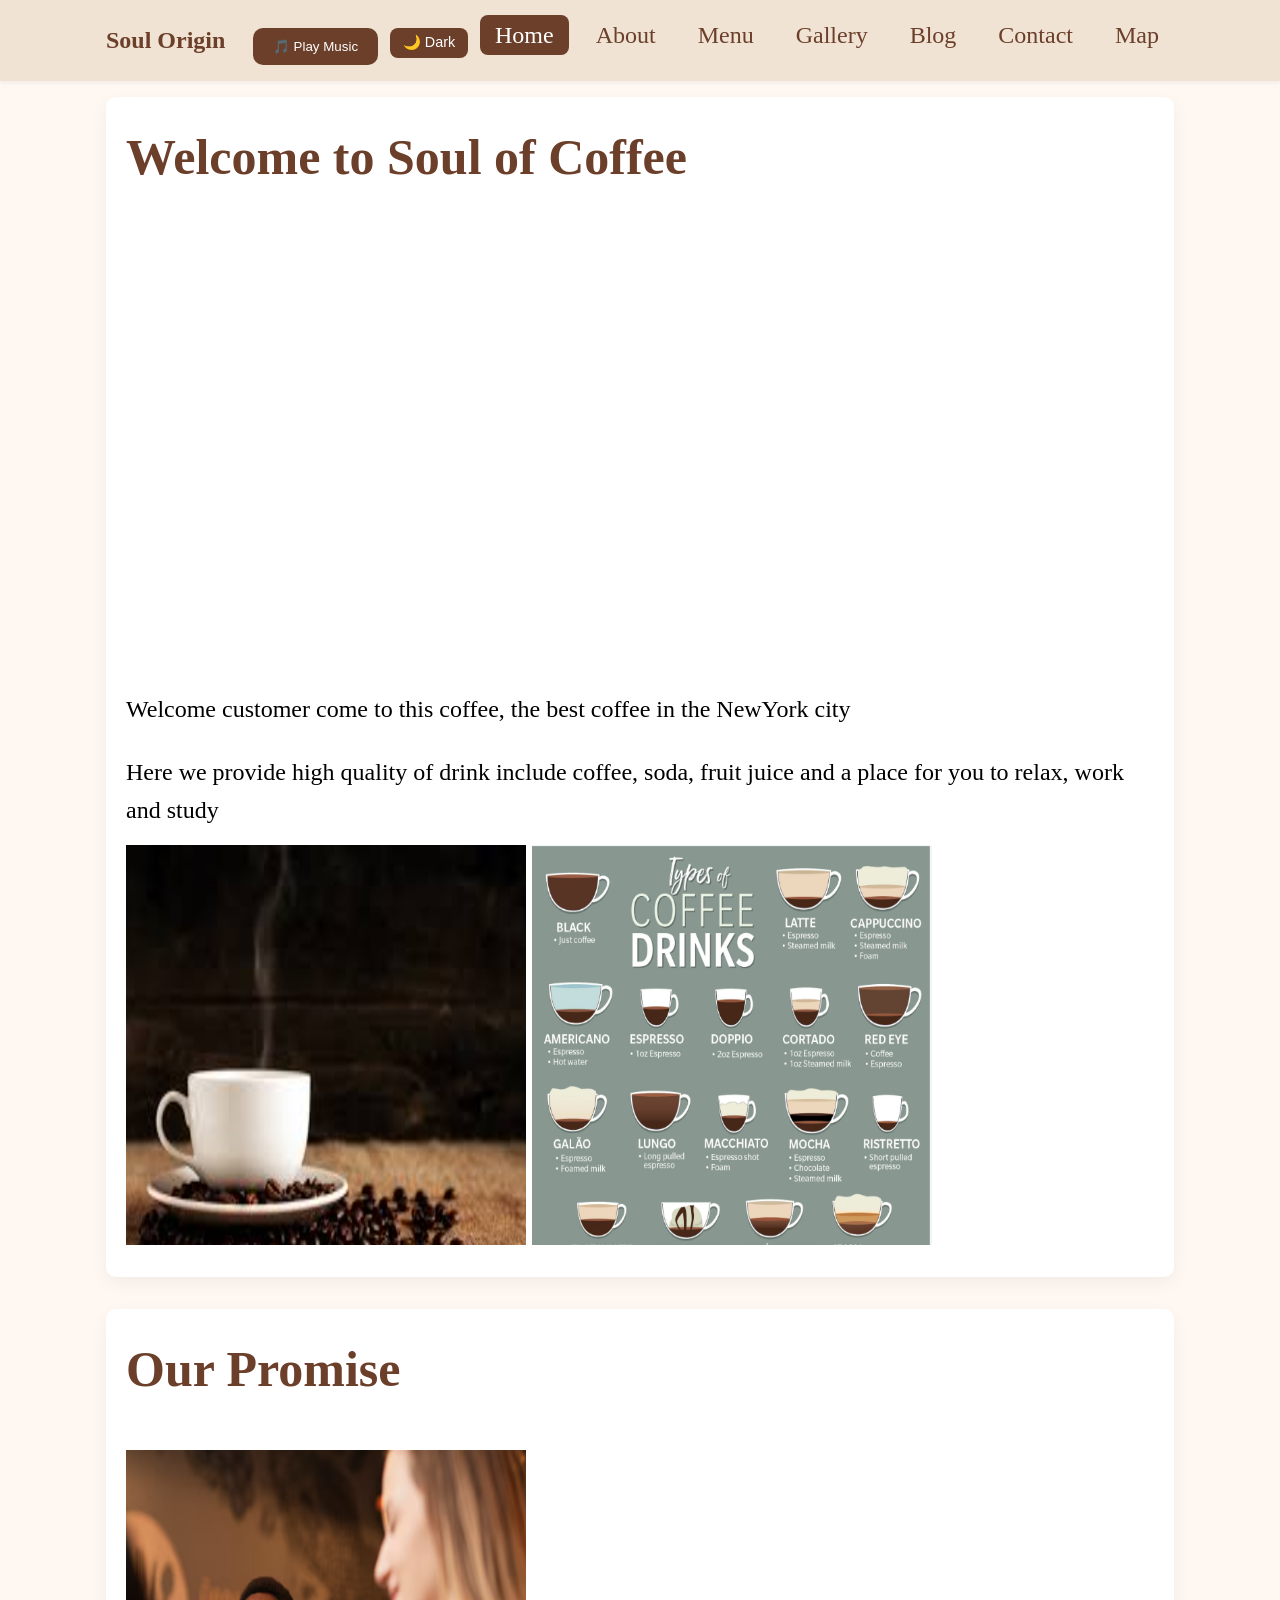
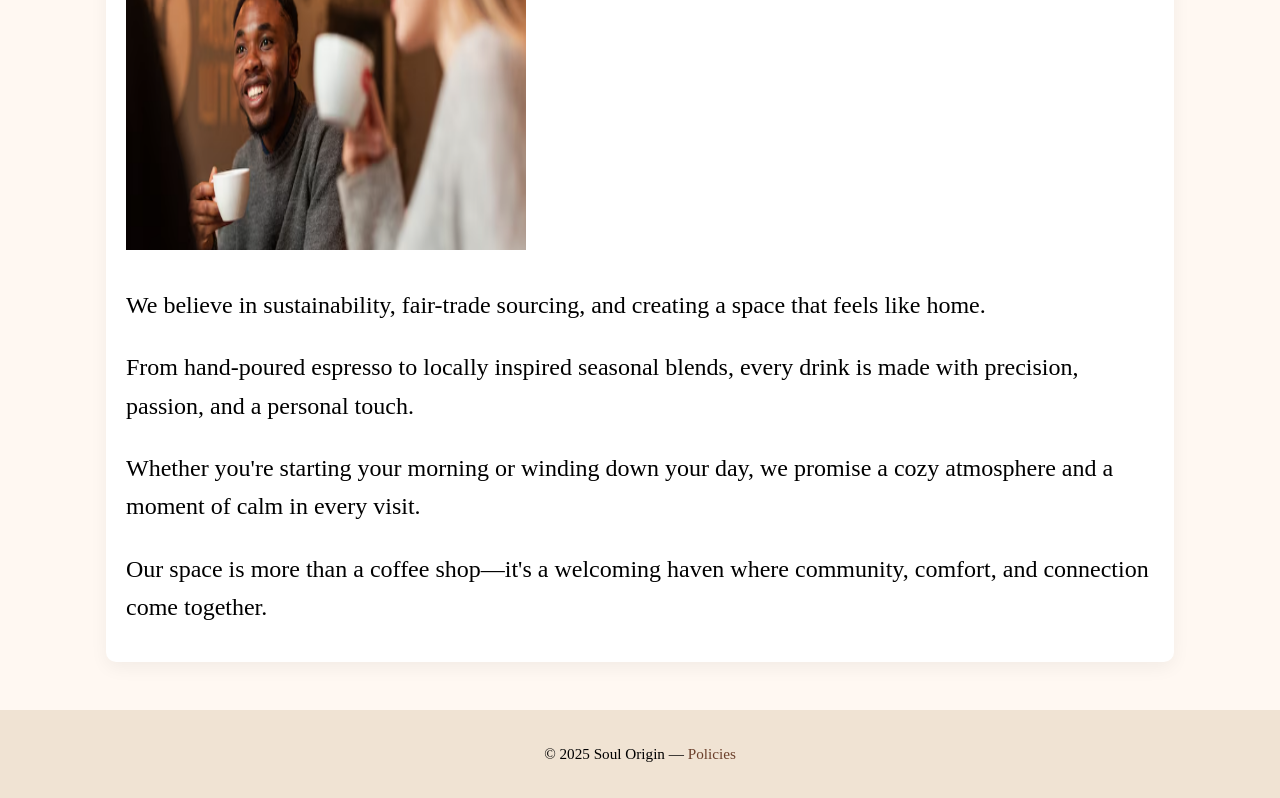
<file: assign/index.html>
<!DOCTYPE html>
<html lang="en">
<head>
  <title>Soul Origin</title>
  <link rel="stylesheet" href="asset/style.css" />
</head>

<body>
  <header class="site-header">
    <div class="top">
      <a href="index.html" class="brand">Soul Origin</a>
      <nav>
        <ul>
          <li><button id="musicBtn">🎵 Play Music</button></li>
          <li><button id="themeToggle">🌙 Dark</button></li>
          <li><a href="index.html" aria-current="page">Home</a></li>
          <li><a href="about.html">About</a></li>
          <li><a href="menu.html">Menu</a></li>
          <li><a href="gallery.html">Gallery</a></li>
          <li><a href="blog.html">Blog</a></li>
          <li><a href="contact.html">Contact</a></li>
          <li><a href="map.html">Map</a></li>
        </ul>
      </nav>
    </div>
  </header>

  <main class="container">
    <section class="card">
      <h1>Welcome to Soul of Coffee</h1>
      <iframe src="https://www.youtube.com/embed/PbbyOaYDYDA" width="100%" height="400" style="border:0;" loading="lazy"></iframe>
      <p>Welcome customer come to this coffee, the best coffee in the NewYork city</p>
      <p>Here we provide high quality of drink include coffee, soda, fruit juice and a place for you to relax, work and study</p>
      <img src="asset/menu1.png" alt="menu art" style="width: 400px;height: 400px;">
      <img src="asset/mennu 2.png" alt="menu art" style="width: 400px;height: 400px;">
    </section>

    <section class="card">
      <h2>Our Promise</h2>
      <img src="asset/promise.png" alt="menu art" style="width: 400px;height: 400px;">
      <p>We believe in sustainability, fair-trade sourcing, and creating a space that feels like home.</p>
      <p>From hand-poured espresso to locally inspired seasonal blends, every drink is made with precision, passion, and a personal touch.</p>
      <p>Whether you're starting your morning or winding down your day, we promise a cozy atmosphere and a moment of calm in every visit.</p>
      <p>Our space is more than a coffee shop—it's a welcoming haven where community, comfort, and connection come together.</p>
    </section>
  </main>

  <footer class="site-footer">
    <p>&copy; 2025 Soul Origin — <a href="policy.html">Policies</a></p>
  </footer>

  <!-- Background music -->
  <audio id="bgMusic" loop>
    <source src="asset/Dark Souls III OST 1 - Main Theme.mp3" type="audio/mpeg">
    Your browser does not support the audio element.
  </audio>

  <script>
    const btn = document.getElementById("themeToggle");
    const body = document.body;
    const musicBtn = document.getElementById("musicBtn");
    const music = document.getElementById("bgMusic");
    let playing = false;

    // Dark/Light theme toggle
    if (localStorage.getItem("theme") === "dark") {
      body.classList.add("dark");
      btn.textContent = "☀️ Light";
    }

    btn.onclick = () => {
      body.classList.toggle("dark");
      const isDark = body.classList.contains("dark");
      localStorage.setItem("theme", isDark ? "dark" : "light");
      btn.textContent = isDark ? "☀️ Light" : "🌙 Dark";
    };

    // Music play/pause
    musicBtn.onclick = () => {
      if (!playing) {
        music.play();
        musicBtn.textContent = "⏸️ Pause Music";
      } else {
        music.pause();
        musicBtn.textContent = "🎵 Play Music";
      }
      playing = !playing;
    };
  </script>
</body>
</html>
</file>
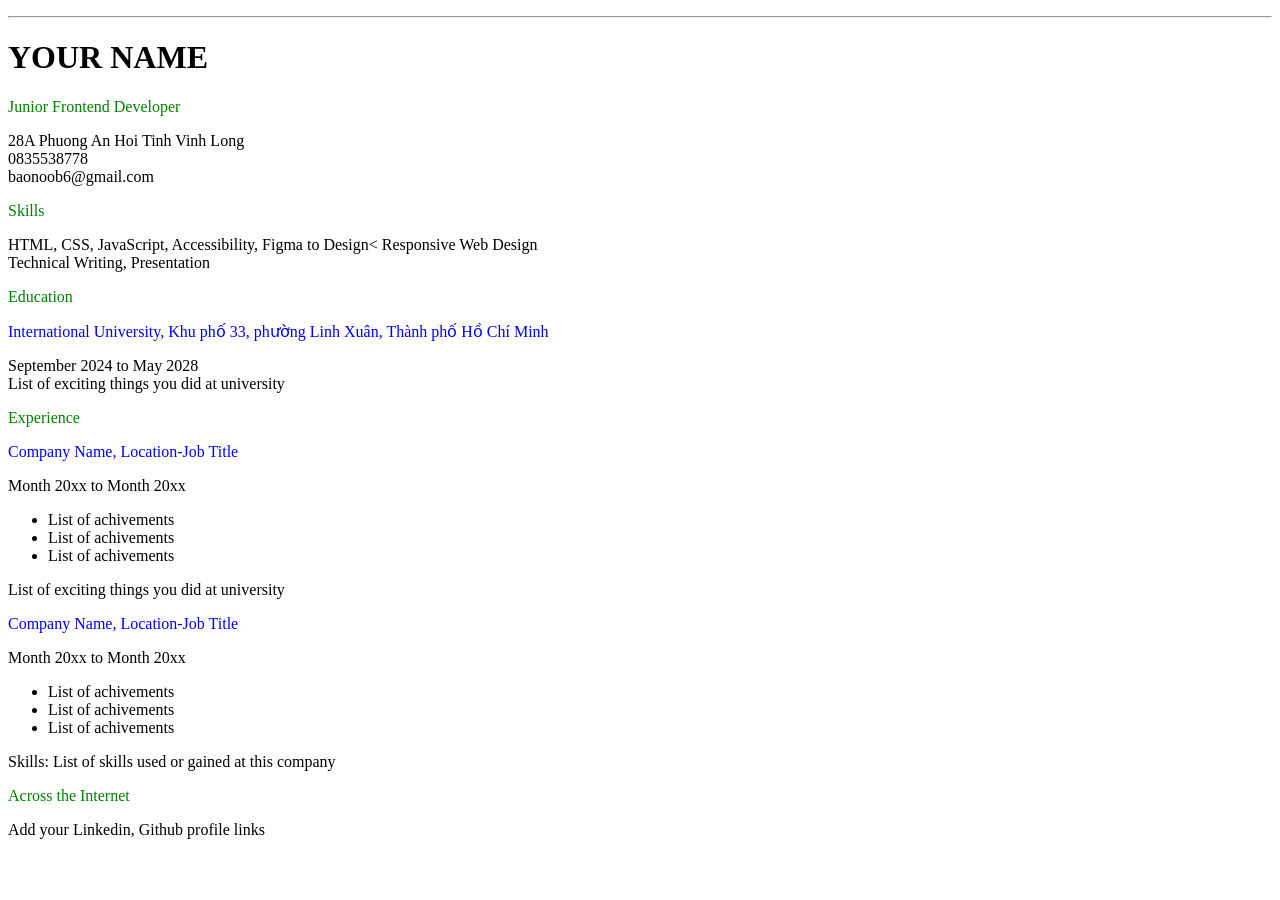
<file: q1/index.html>
<!DOCTYPE html>
<html>
<head>
<title></title>
</head>
<body>
<p><HR></p>
<h1>YOUR NAME</h1>
<p style="color:green">Junior Frontend Developer</p>
<p>28A Phuong An Hoi Tinh Vinh Long<BR>
0835538778<BR>
baonoob6@gmail.com</p>
<p style="color:green">Skills</p>
<p>HTML, CSS, JavaScript, Accessibility, Figma to Design< Responsive Web Design<BR>
Technical Writing, Presentation</p>
<p style="color:green">Education</p>
<p style="color:blue">International University, Khu phố 33, phường Linh Xuân, Thành phố Hồ Chí Minh</p>
<p>September 2024 to May 2028<BR>
List of exciting things you did at university</p>
<p style="color:green">Experience</p>
<p style="color:blue">Company Name, Location-Job Title</p>
<p>Month 20xx to Month 20xx
<ul>
<li>List of achivements</li>
<li>List of achivements</li>
<li>List of achivements</li>
</ul>
List of exciting things you did at university</p>
<p style="color:blue">Company Name, Location-Job Title</p>
<p>Month 20xx to Month 20xx
<ul>
<li>List of achivements</li>
<li>List of achivements</li>
<li>List of achivements</li>
</ul>
Skills: List of skills used or gained at this company</P>
<p style="color:green">Across the Internet</p>
<p>Add your Linkedin, Github profile links</p>
</file>
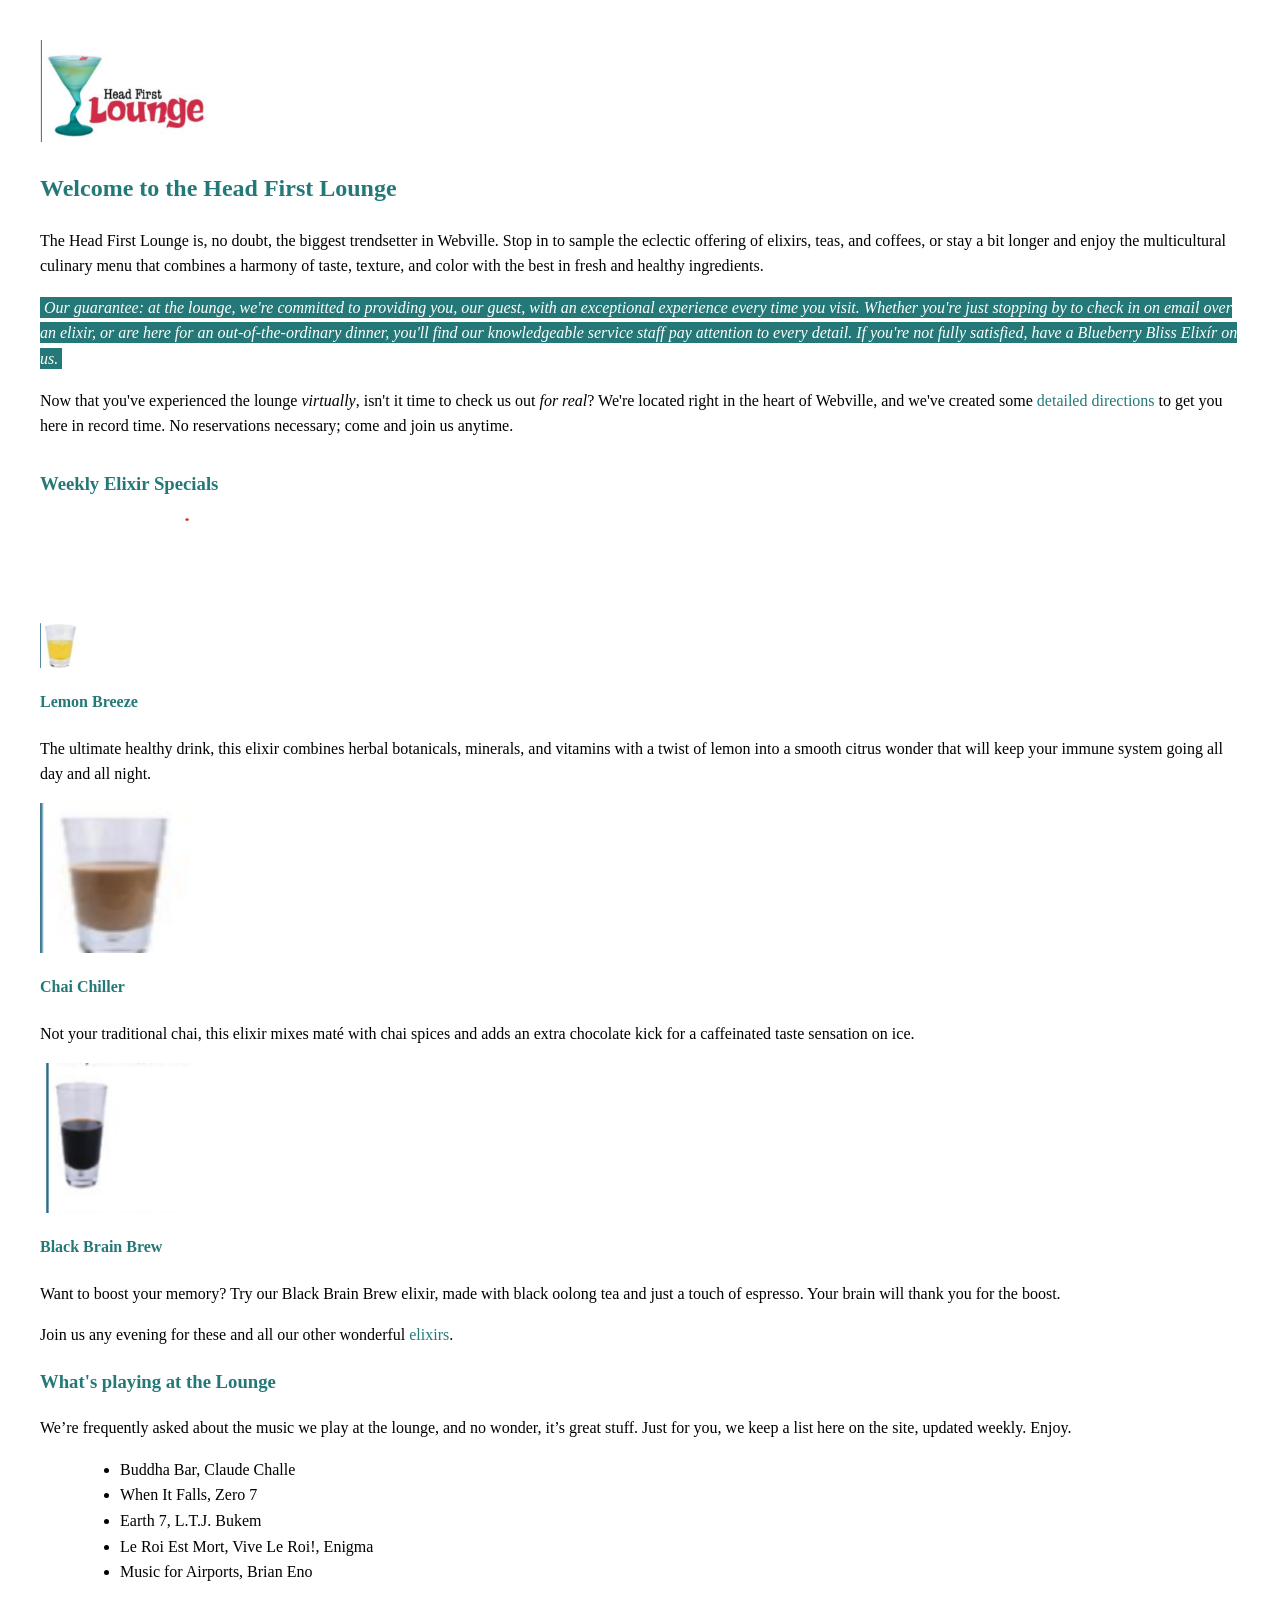
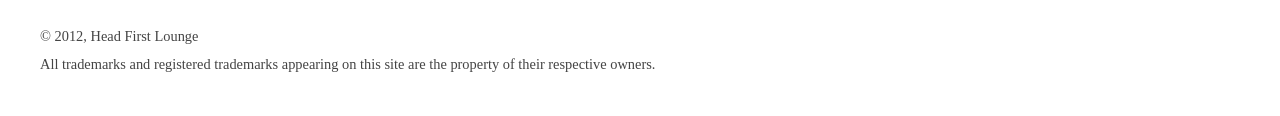
<file: q3/index.html>
<!DOCTYPE html>
<html lang="en">
<head>
    <meta charset="UTF-8">
    <meta name="viewport" content="width=device-width, initial-scale=1.0">
    <title>Head First Lounge</title>
    <style>
        body {
            font-family: 'Times New Roman', Times, serif;
            margin: 40px;
            line-height: 1.6;
        }

        h2, h3, h4 {
            color: #247978;
        }

        a {
            color: #247978;
            text-decoration: none;
        }

        a:hover {
            text-decoration: underline;
        }

        em {
            background-color: #247978;
            color: white;
            padding: 2px 4px;
        }

        .elixir-section {
            margin-top: 30px;
        }

        img.elixir {
            width: 150px;
            height: 150px;
            display: block;        
            margin: 10px 0;        
        }

        .music-section ul {
            list-style-type: disc;
            margin-left: 40px;
        }

        footer {
            margin-top: 40px;
            font-size: 0.9em;
            color: #444;
        }

        footer p {
            margin: 5px 0;
        }
    </style>
</head>
<body>

    <img src="tittle.png" alt="Head First Lounge Title" width="200"><br>

    <h2 style="color:#247978;">Welcome to the Head First Lounge</h2>

    <p>
        The Head First Lounge is, no doubt, the biggest trendsetter in Webville. Stop in to sample the eclectic offering of elixirs, teas, and coffees, 
        or stay a bit longer and enjoy the multicultural culinary menu that combines a harmony of taste, texture, and color with the best in fresh and healthy ingredients.
    </p>

    <p>
        <em>
            Our guarantee: at the lounge, we're committed to providing you, our guest, with an exceptional experience every time you visit. Whether you're just stopping by to check in on email over an elixir, or are here for an out-of-the-ordinary dinner, you'll find our knowledgeable service staff pay attention to every detail. 
            If you're not fully satisfied, have a Blueberry Bliss Elixír on us.
        </em>
    </p>

    <p>
        Now that you've experienced the lounge <i>virtually</i>, isn't it time to check us out <i>for real</i>? 
        We're located right in the heart of Webville, and we've created some 
        <a href="#">detailed directions</a> 
        to get you here in record time. 
        No reservations necessary; come and join us anytime.
    </p>

    <div class="elixir-section">
        <h3>Weekly Elixir Specials</h3>

        <!-- Lemon Breeze -->
        <img src="lemonbreeze.png" alt="Lemon Breeze" class="elixir">
        <h4>Lemon Breeze</h4>
        <p>
            The ultimate healthy drink, this elixir combines herbal botanicals, minerals, and vitamins with a twist of lemon 
            into a smooth citrus wonder that will keep your immune system going all day and all night.
        </p>

        <!-- Chai Chiller -->
        <img src="coffee.png" alt="Chai Chiller" class="elixir">
        <h4>Chai Chiller</h4>
        <p>
            Not your traditional chai, this elixir mixes maté with chai spices and adds an extra chocolate kick 
            for a caffeinated taste sensation on ice.
        </p>

        <!-- Black Brain Brew -->
        <img src="black.png" alt="Black Brain Brew" class="elixir">
        <h4>Black Brain Brew</h4>
        <p>
            Want to boost your memory? Try our Black Brain Brew elixir, made with black oolong tea and just a touch of espresso. 
            Your brain will thank you for the boost.
        </p>

        <p>
            Join us any evening for these and all our other wonderful <a href="#">elixirs</a>.
        </p>
    </div>

    <div class="music-section">
        <h3>What's playing at the Lounge</h3>
        <p>
            We’re frequently asked about the music we play at the lounge, and no wonder, it’s great stuff. 
            Just for you, we keep a list here on the site, updated weekly. Enjoy.
        </p>
        <ul>
            <li>Buddha Bar, Claude Challe</li>
            <li>When It Falls, Zero 7</li>
            <li>Earth 7, L.T.J. Bukem</li>
            <li>Le Roi Est Mort, Vive Le Roi!, Enigma</li>
            <li>Music for Airports, Brian Eno</li>
        </ul>
    </div>

    <footer>
        <p>© 2012, Head First Lounge</p>
        <p>All trademarks and registered trademarks appearing on this site are the property of their respective owners.</p>
    </footer>
</body>
</html>
</file>
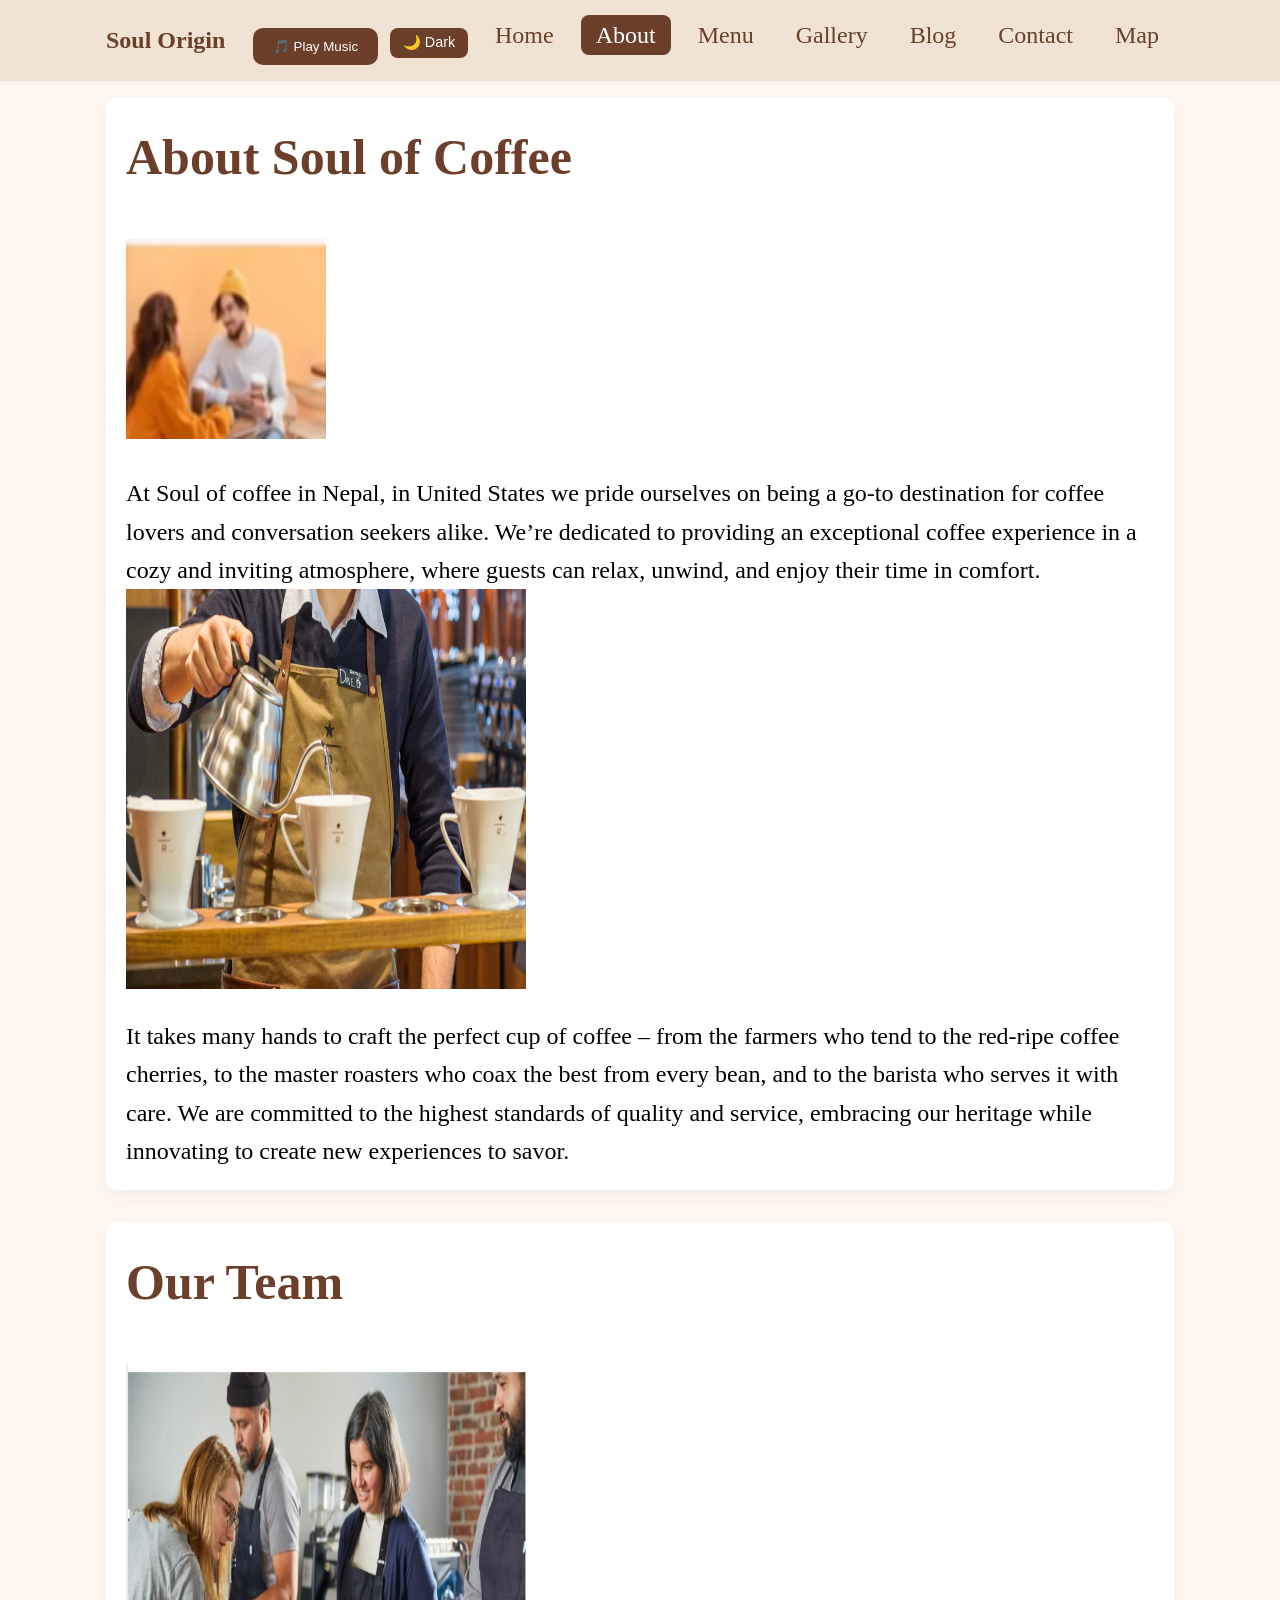
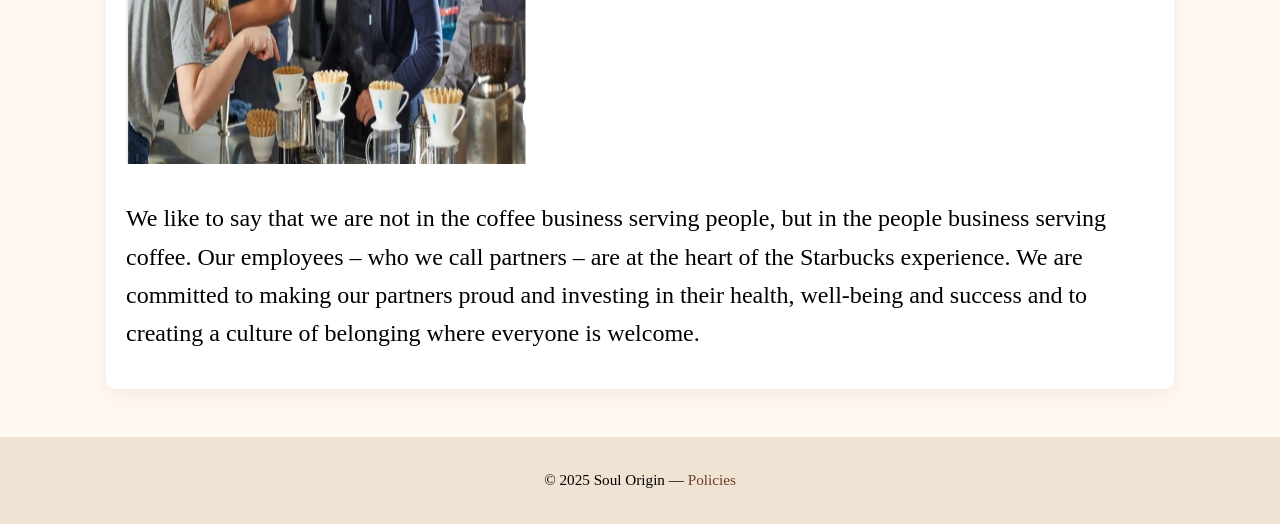
<file: assign/about.html>
<!DOCTYPE html>
<html lang="en">
<head>
  <title>About Us - Soul Origin</title>
  <link rel="stylesheet" href="asset/style.css"/>
</head>
<body>
  <header class="site-header">
    <div class="top">
      <a href="index.html" class="brand">Soul Origin</a>
      <nav>
        <ul>
          <li><button id="musicBtn">🎵 Play Music</button></li>
          <li><button id="themeToggle">🌙 Dark</button></li>
          <li><a href="index.html">Home</a></li>
          <li><a href="about.html" aria-current="page">About</a></li>
          <li><a href="menu.html">Menu</a></li>
          <li><a href="gallery.html">Gallery</a></li>
          <li><a href="blog.html">Blog</a></li>
          <li><a href="contact.html">Contact</a></li>
          <li><a href="map.html">Map</a></li>
        </ul>
      </nav>
    </div>
  </header>

  <main class="container">
    <section class="card">
      <h1>About Soul of Coffee</h1>
      <img src="asset/about.png" alt="menu art" style="width: 200px;height: 200px;">
      <p> At Soul of coffee in Nepal, in United States we pride ourselves on being a go-to destination for coffee lovers and conversation seekers alike. We’re dedicated to providing an exceptional coffee experience in a cozy and inviting atmosphere, where guests can relax, unwind, and enjoy their time in comfort.<BR>
        <img src="asset/about2.png" alt="menu art" style="width: 400px;height: 400px;">
      </p>It takes many hands to craft the perfect cup of coffee – from the farmers who tend to the red-ripe coffee cherries, to the master roasters who coax the best from every bean, and to the barista who serves it with care. We are committed to the highest standards of quality and service, embracing our heritage while innovating to create new experiences to savor.
      </section>


    <section class="card">
      <h2>Our Team</h2>
      <img src="asset/ourteam.png" alt="menu art" style="width: 400px;height: 400px;">
      <p>We like to say that we are not in the coffee business serving people, but in the people business serving coffee. Our employees – who we call partners – are at the heart of the Starbucks experience. We are committed to making our partners proud and investing in their health, well-being and success and to creating a culture of belonging where everyone is welcome.</p>
    </section>
  </main>

  <footer class="site-footer">
    <p>&copy; 2025 Soul Origin — <a href="policy.html">Policies</a></p>
  </footer>
</body>
  <audio id="bgMusic" loop>
    <source src="asset/Dark Souls III OST 1 - Main Theme.mp3" type="audio/mpeg">
    Your browser does not support the audio element.
  </audio>
<script>
    const btn = document.getElementById("themeToggle");
    const body = document.body;
    const musicBtn = document.getElementById("musicBtn");
    const music = document.getElementById("bgMusic");
    let playing = false;

  
    if (localStorage.getItem("theme") === "dark") {
      body.classList.add("dark");
      btn.textContent = "☀️ Light";
    }

    btn.onclick = () => {
      body.classList.toggle("dark");
      const isDark = body.classList.contains("dark");
      localStorage.setItem("theme", isDark ? "dark" : "light");
      btn.textContent = isDark ? "☀️ Light" : "🌙 Dark";
    }
    musicBtn.onclick = () => {
      if (!playing) {
    music.play();
    musicBtn.textContent = "⏸️ Pause Music";
      } else {
    music.pause();
    musicBtn.textContent = "🎵 Play Music";
      }
    playing = !playing;
    };
  </script>
</html>
</file>
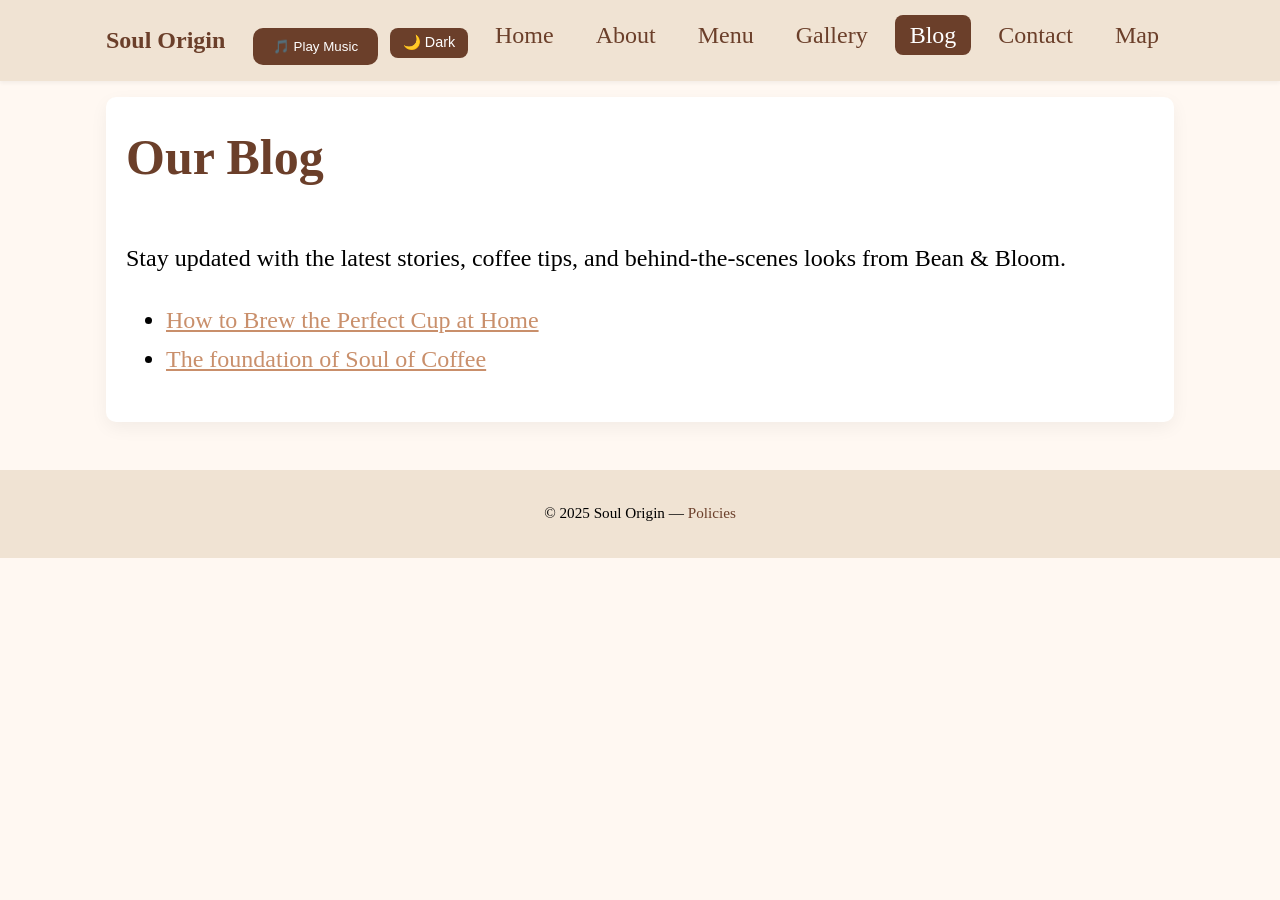
<file: assign/blog.html>
<!DOCTYPE html>
<html lang="en">
<head>
  <title>Blog - Soul Origin</title>
  <link rel="stylesheet" href="asset/style.css"/>
</head>
<body>
  <header class="site-header">
    <div class="top">
      <a href="index.html" class="brand">Soul Origin</a>
      <nav>
        <ul>
          <li><button id="musicBtn">🎵 Play Music</button></li>
          <li><button id="themeToggle">🌙 Dark</button></li>
          <li><a href="index.html">Home</a></li>
          <li><a href="about.html">About</a></li>
          <li><a href="menu.html">Menu</a></li>
          <li><a href="gallery.html">Gallery</a></li>
          <li><a href="blog.html" aria-current="page">Blog</a></li>
          <li><a href="contact.html">Contact</a></li>
          <li><a href="map.html">Map</a></li>
        </ul>
      </nav>
    </div>
  </header>

  <main class="container">
    <section class="card">
      <h1>Our Blog</h1>
      <p>Stay updated with the latest stories, coffee tips, and behind-the-scenes looks from Bean & Bloom.</p>
      <ul>
        <li><a href="post.html">How to Brew the Perfect Cup at Home</a></li>
        <li><a href="story.html">The foundation of Soul of Coffee</a></li>
      </ul>
    </section>
  </main>

  <footer class="site-footer">
    <p>&copy; 2025 Soul Origin — <a href="policy.html">Policies</a></p>
  </footer>
</body>
  <audio id="bgMusic" loop>
    <source src="asset/Dark Souls III OST 1 - Main Theme.mp3" type="audio/mpeg">
    Your browser does not support the audio element.
  </audio>
<script>
    const btn = document.getElementById("themeToggle");
    const body = document.body;
    const musicBtn = document.getElementById("musicBtn");
    const music = document.getElementById("bgMusic");
    let playing = false;

  
    if (localStorage.getItem("theme") === "dark") {
      body.classList.add("dark");
      btn.textContent = "☀️ Light";
    }

    btn.onclick = () => {
      body.classList.toggle("dark");
      const isDark = body.classList.contains("dark");
      localStorage.setItem("theme", isDark ? "dark" : "light");
      btn.textContent = isDark ? "☀️ Light" : "🌙 Dark";
    }
    musicBtn.onclick = () => {
      if (!playing) {
    music.play();
    musicBtn.textContent = "⏸️ Pause Music";
      } else {
    music.pause();
    musicBtn.textContent = "🎵 Play Music";
      }
    playing = !playing;
    };
  </script>
</html>
</file>
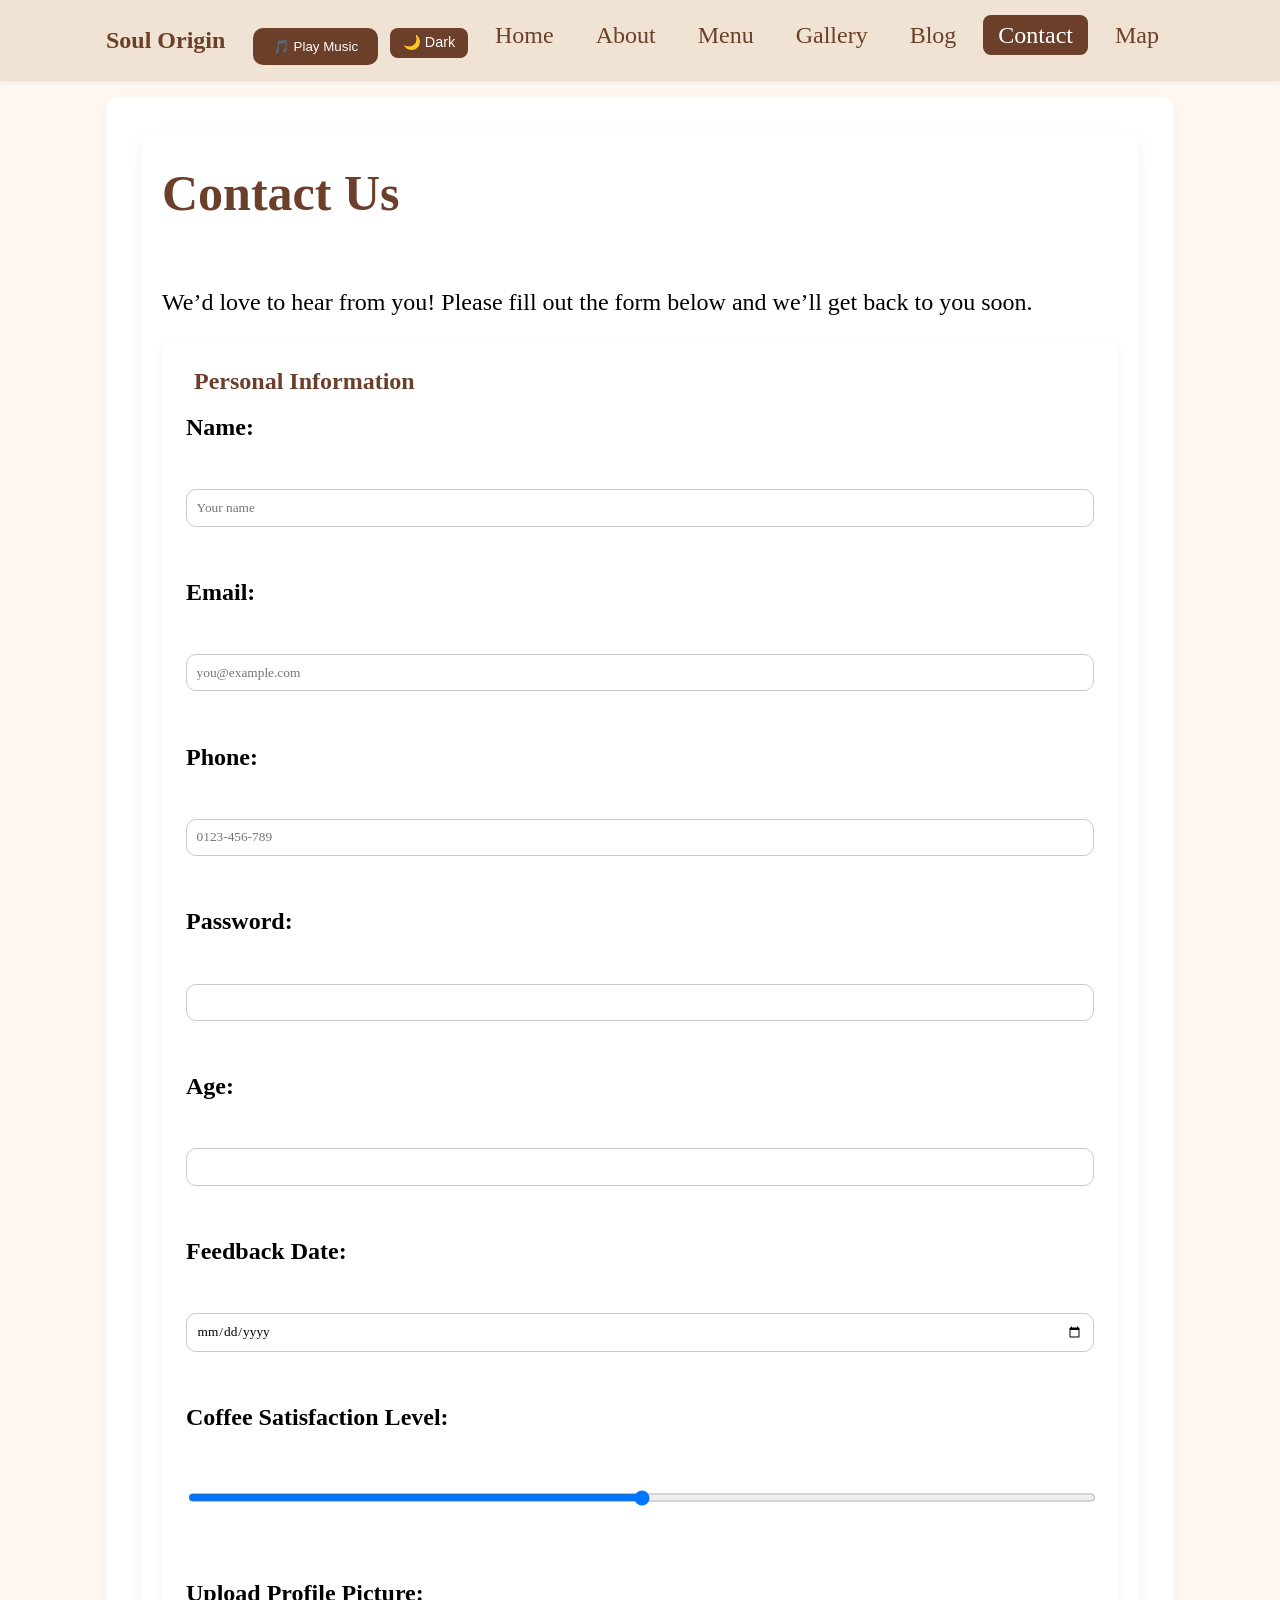
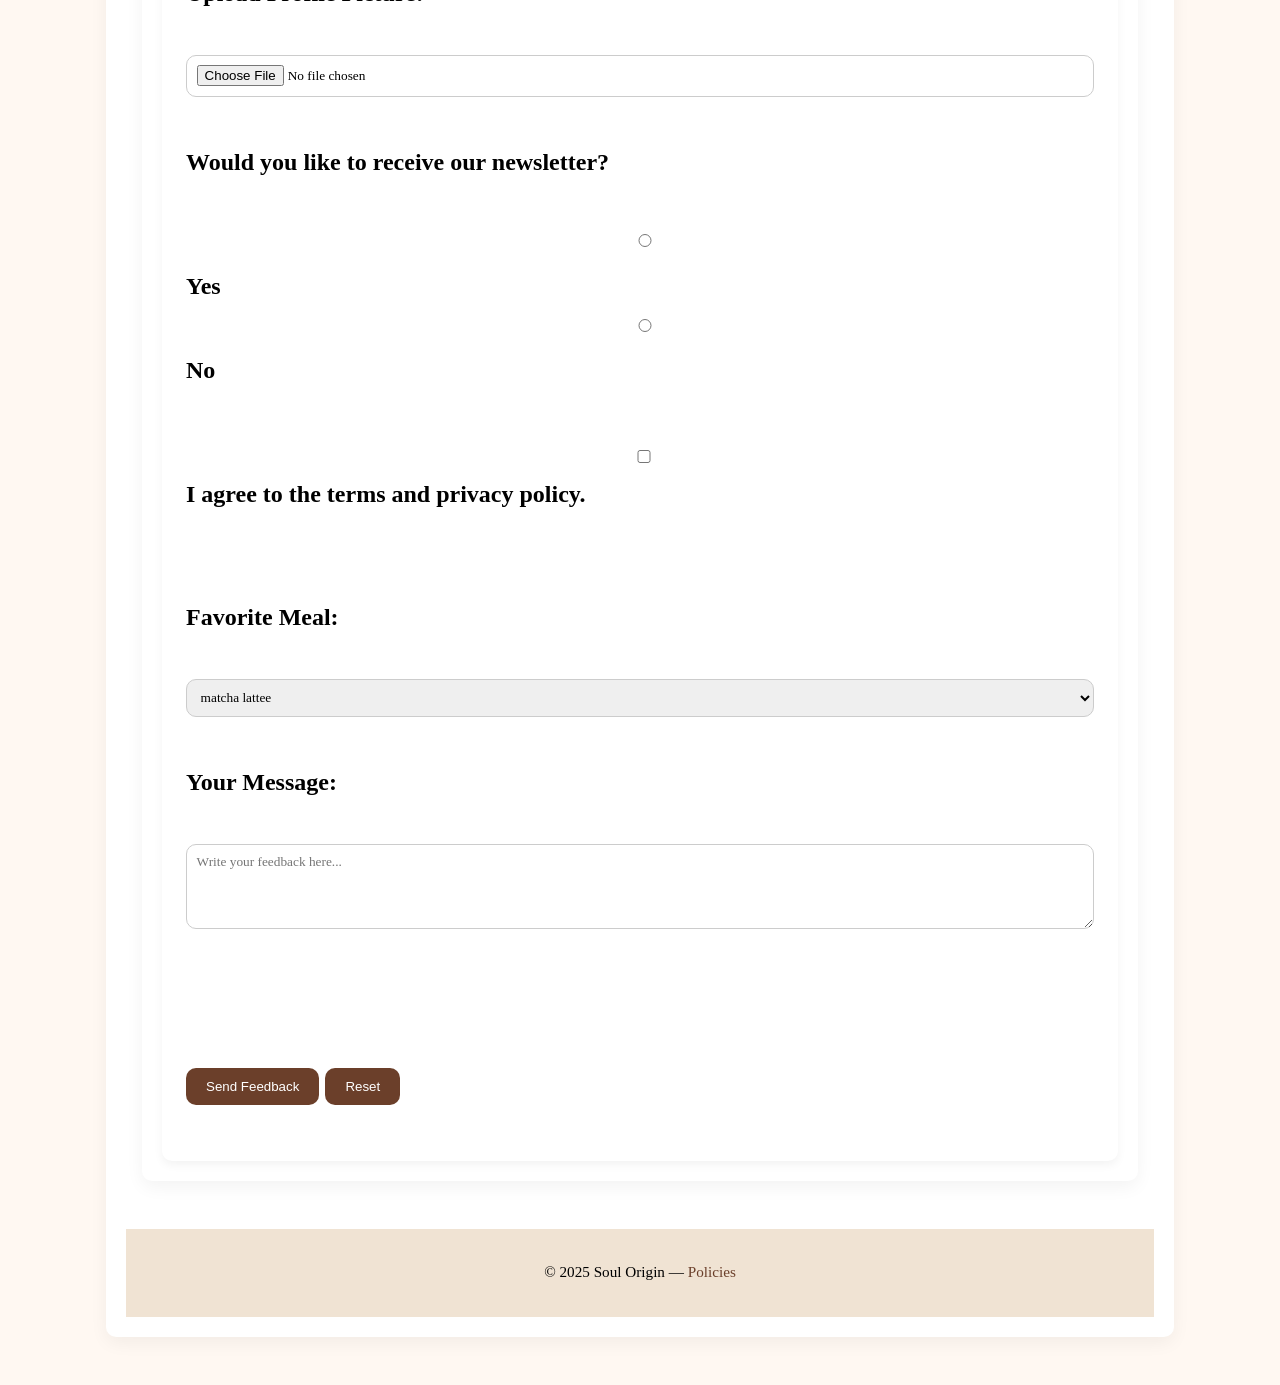
<file: assign/contact.html>
<!DOCTYPE html>
<html lang="en">
<head>
  <title>Contact Us - Soul Origin</title>
  <link rel="stylesheet" href="asset/style.css"/>
</head>
<body>
  <header class="site-header">
    <div class="top">
      <a href="index.html" class="brand">Soul Origin</a>
      <nav>
        <ul>
          <li><button id="musicBtn">🎵 Play Music</button></li>
          <li><button id="themeToggle">🌙 Dark</button></li>
          <li><a href="index.html">Home</a></li>
          <li><a href="about.html">About</a></li>
          <li><a href="menu.html">Menu</a></li>
          <li><a href="gallery.html">Gallery</a></li>
          <li><a href="blog.html">Blog</a></li>
          <li><a href="contact.html" aria-current="page">Contact</a></li>
          <li><a href="map.html">Map</a></li>
        </ul>
      </nav>
    </div>
  </header>

  <main class="container">
    <section class="card">
        <main class="container">
    <section class="card">
      <h1>Contact Us</h1>
      <p>We’d love to hear from you! Please fill out the form below and we’ll get back to you soon.</p>

      <form id="feedbackForm" onsubmit="return Submit();">
        <section>
          <legend>Personal Information</legend>

          <label for="name">Name:</label><br>
          <input type="text" id="name" name="name" placeholder="Your name" required><br><br>

          <label for="email">Email:</label><br>
          <input type="email" id="email" name="email" placeholder="you@example.com" required><br><br>

          <label for="tel">Phone:</label><br>
          <input type="tel" id="tel" name="tel" placeholder="0123-456-789" ><br><br>

          <label for="password">Password:</label><br>
          <input type="password" id="password" name="password" required><br><br>

          <label for="age">Age:</label><br>
          <input type="number" id="age" name="age" min="10" max="100" step="1"><br><br>

          <label for="date">Feedback Date:</label><br>
          <input type="date" id="date" name="date"><br><br>

          <label for="satisfaction">Coffee Satisfaction Level:</label><br>
          <input type="range" id="satisfaction" name="satisfaction" min="0" max="10"><br><br>

          <label for="file">Upload Profile Picture:</label><br>
          <input type="file" id="file" name="file" accept="image/*"><br><br>

          <label>Would you like to receive our newsletter?</label><br>
          <input type="radio" id="yes" name="newsletter" value="yes">
          <label for="yes">Yes</label>
          <input type="radio" id="no" name="newsletter" value="no">
          <label for="no">No</label><br>

          <label><input type="checkbox" id="agree" name="agree" required> I agree to the terms and privacy policy.</label><br><br>

          <label for="favorite">Favorite Meal:</label><br>
          <select id="favorite" name="favorite">
            <optgroup label="Drink">
              <option>matcha lattee</option>
              <option>Blue sky</option>
              <option>Cappuccino</option>
            </optgroup>
            <optgroup label="Food">
              <option>Pastry</option>
              <option>chicken fried</option>
              <option>Hamburger</option>
            </optgroup>
          </select><br><br>

          <label for="message">Your Message:</label><br>
          <textarea id="message" name="message" rows="4" placeholder="Write your feedback here..."></textarea><br><br>
          </datalist><br><br>
          <button type="submit">Send Feedback</button>
          <button type="reset">Reset</button>
        </section>
  </main>

  <footer class="site-footer">
    <p>&copy; 2025 Soul Origin — <a href="policy.html">Policies</a></p>
  </footer>
</body>
  <audio id="bgMusic" loop>
    <source src="asset/Dark Souls III OST 1 - Main Theme.mp3" type="audio/mpeg">
    Your browser does not support the audio element.
  </audio>
<script>
    const btn = document.getElementById("themeToggle");
    const body = document.body;
    const musicBtn = document.getElementById("musicBtn");
    const music = document.getElementById("bgMusic");
    let playing = false;
    function Submit() {
      alert("Your feedback has been sent!");
      document.getElementById("feedbackForm").reset();
      return false;
    }
  
    if (localStorage.getItem("theme") === "dark") {
      body.classList.add("dark");
      btn.textContent = "☀️ Light";
    }

    btn.onclick = () => {
      body.classList.toggle("dark");
      const isDark = body.classList.contains("dark");
      localStorage.setItem("theme", isDark ? "dark" : "light");
      btn.textContent = isDark ? "☀️ Light" : "🌙 Dark";
    }
    musicBtn.onclick = () => {
      if (!playing) {
    music.play();
    musicBtn.textContent = "⏸️ Pause Music";
      } else {
    music.pause();
    musicBtn.textContent = "🎵 Play Music";
      }
    playing = !playing;
    };
  </script>
</html>
</file>
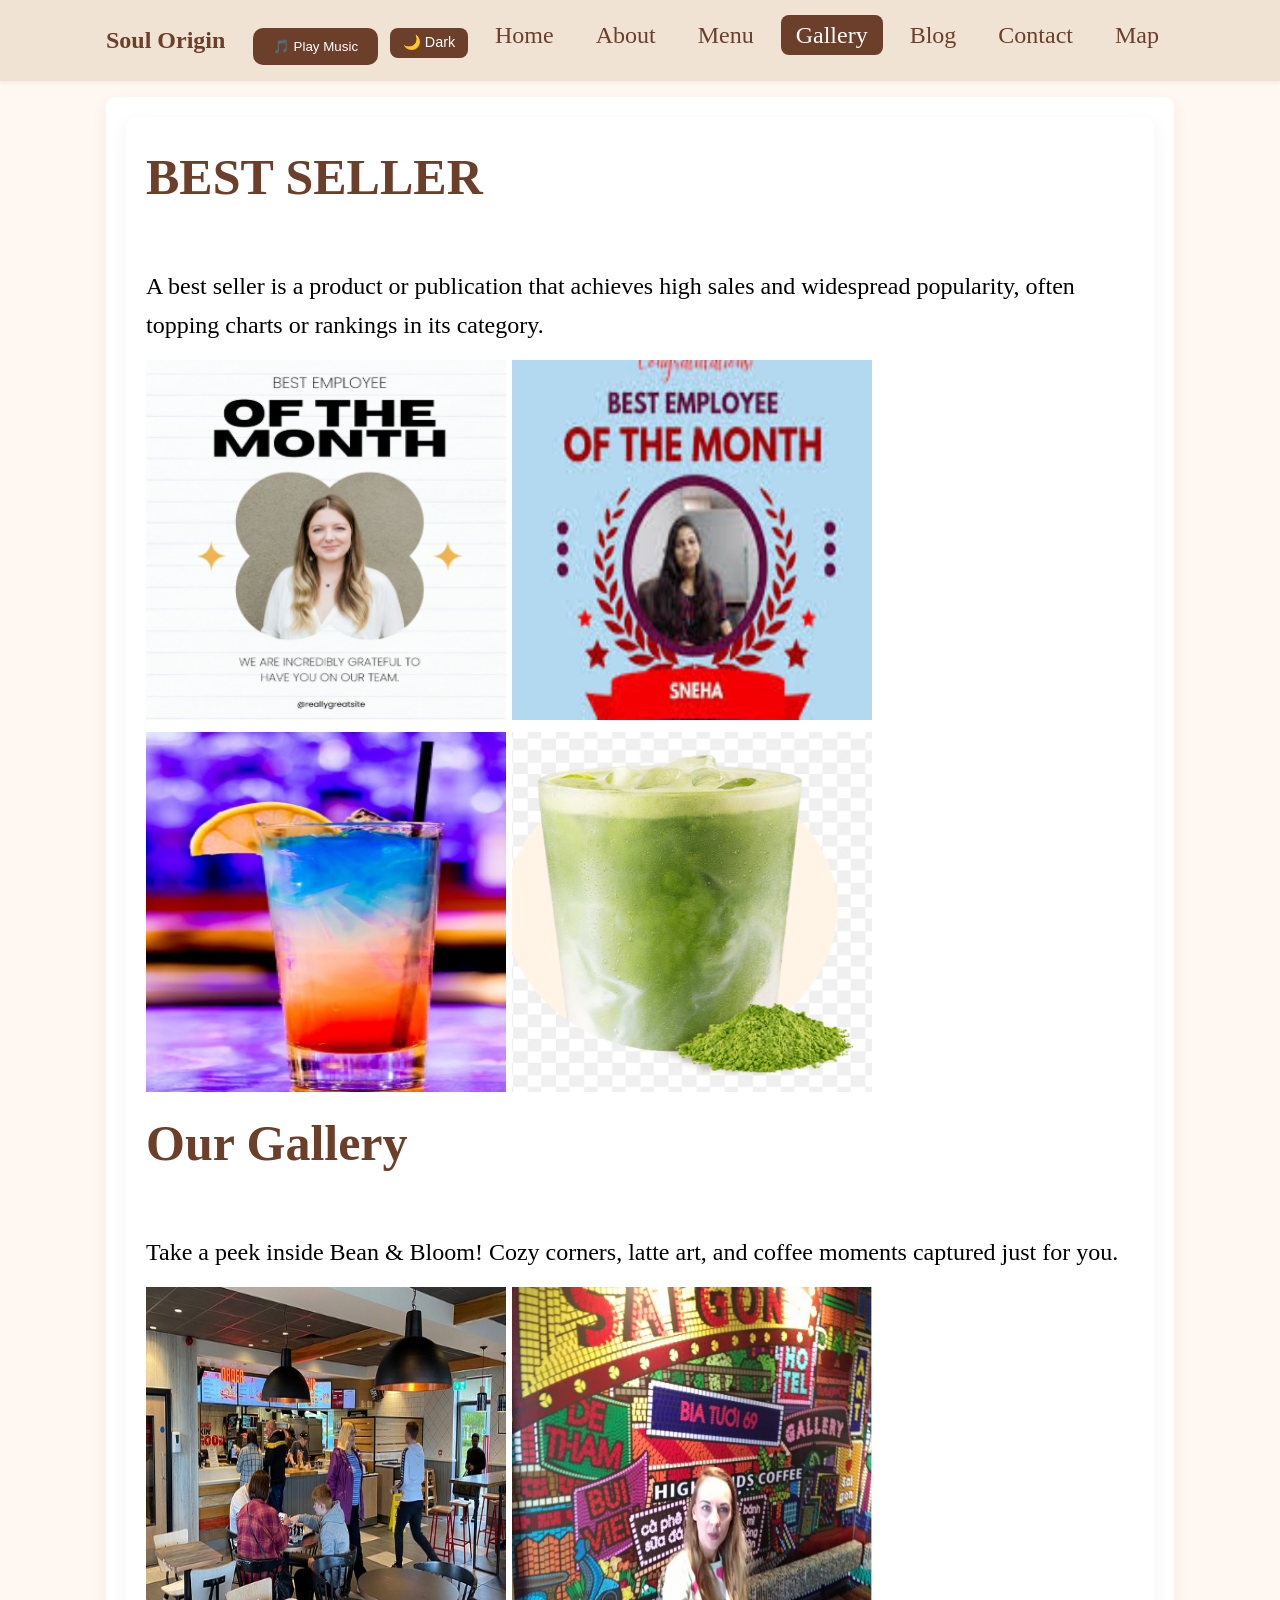
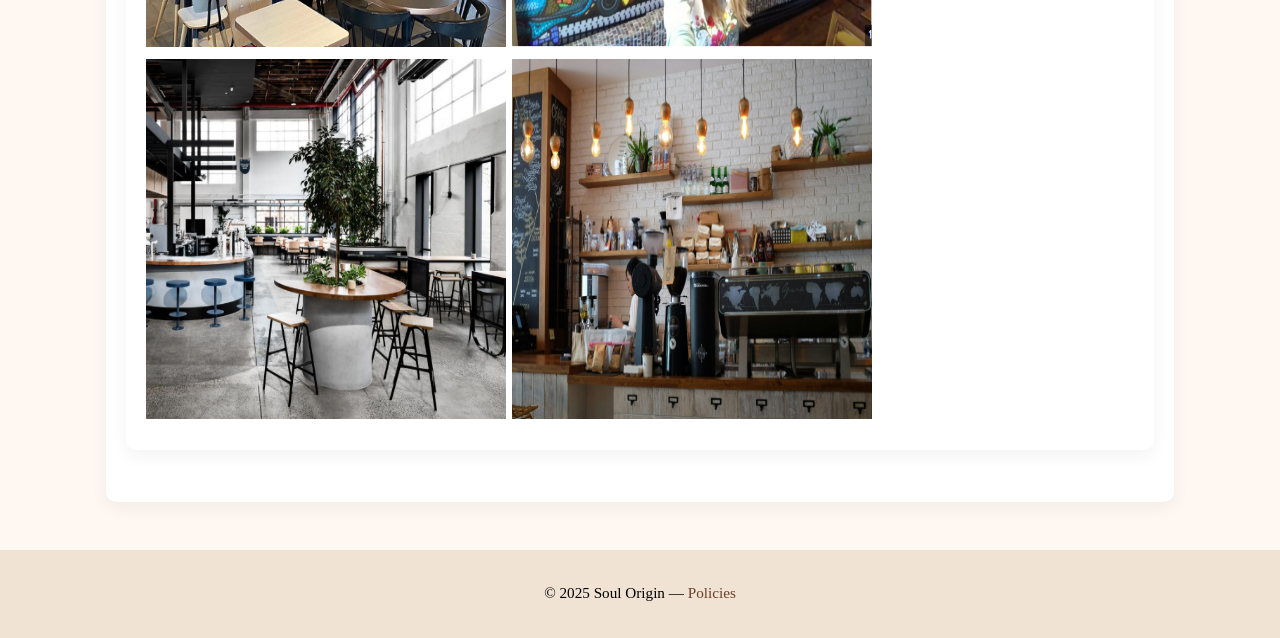
<file: assign/gallery.html>
<!DOCTYPE html>
<html lang="en">
<head>
  <title>Gallery - Soul Origin</title>
  <link rel="stylesheet" href="asset/style.css"/>
</head>
<body>
  <header class="site-header">
    <div class="top">
      <a href="index.html" class="brand">Soul Origin</a>
      <nav>
        <ul>
          <li><button id="musicBtn">🎵 Play Music</button></li>
          <li><button id="themeToggle">🌙 Dark</button></li>
          <li><a href="index.html">Home</a></li>
          <li><a href="about.html">About</a></li>
          <li><a href="menu.html">Menu</a></li>
          <li><a href="gallery.html" aria-current="page">Gallery</a></li>
          <li><a href="blog.html">Blog</a></li>
          <li><a href="contact.html">Contact</a></li>
          <li><a href="map.html">Map</a></li>
        </ul>
      </nav>
    </div>
  </header>

  <main class="container">
    <section class="card">
      <section class="card">
      <h1>BEST SELLER</h1>
      <p>A best seller is a product or publication that achieves high sales and widespread popularity, often topping charts or rankings in its category.</p>
      <div class="gallery-grid">
        <img src="asset/topemp1.png" alt="Top Employee Week1" style="width: 360px;height: 360px;">
        <img src="asset/bestseller2.png" alt= "Bestseller" style ="width: 360px;height: 360px;">
        <img src="asset/bluesky.png" alt="Cafe interior" style ="width: 360px;height: 360px;">
        <img src="asset/matchalate.png" alt="Fresh pastries" style ="width: 360px;height: 360px;">
      <h1>Our Gallery</h1>
      <p>Take a peek inside Bean & Bloom! Cozy corners, latte art, and coffee moments captured just for you.</p>
      <div class="gallery-grid">
        <img src="asset/galle1.png" alt="Gallery" style="width: 360px;height: 360px;">
        <img src="asset/galle2.png" alt="Gallery 2" style="width: 360px;height: 360px;">
        <img src="asset/galle3.png" alt="Gallery 3" style="width: 360px;height: 360px;">
        <img src="asset/galle4.png" alt="Gallery 4" style="width: 360px;height: 360px;">
      </div>
    </section>
  </main>

  <footer class="site-footer">
    <p>&copy; 2025 Soul Origin — <a href="policy.html">Policies</a></p>
  </footer>
</body>
  <audio id="bgMusic" loop>
    <source src="asset/Dark Souls III OST 1 - Main Theme.mp3" type="audio/mpeg">
    Your browser does not support the audio element.
  </audio>
<script>
    const btn = document.getElementById("themeToggle");
    const body = document.body;
    const musicBtn = document.getElementById("musicBtn");
    const music = document.getElementById("bgMusic");
    let playing = false;

  
    if (localStorage.getItem("theme") === "dark") {
      body.classList.add("dark");
      btn.textContent = "☀️ Light";
    }

    btn.onclick = () => {
      body.classList.toggle("dark");
      const isDark = body.classList.contains("dark");
      localStorage.setItem("theme", isDark ? "dark" : "light");
      btn.textContent = isDark ? "☀️ Light" : "🌙 Dark";
    }
    if (localStorage.getItem("theme") === "dark") {
      body.classList.add("dark");
      btn.textContent = "☀️ Light";
    }
        musicBtn.onclick = () => {
      if (!playing) {
        music.play();
        musicBtn.textContent = "⏸️ Pause Music";
      } else {
        music.pause();
        musicBtn.textContent = "🎵 Play Music";
      }
      playing = !playing;
    };
  </script>
</html>
</file>
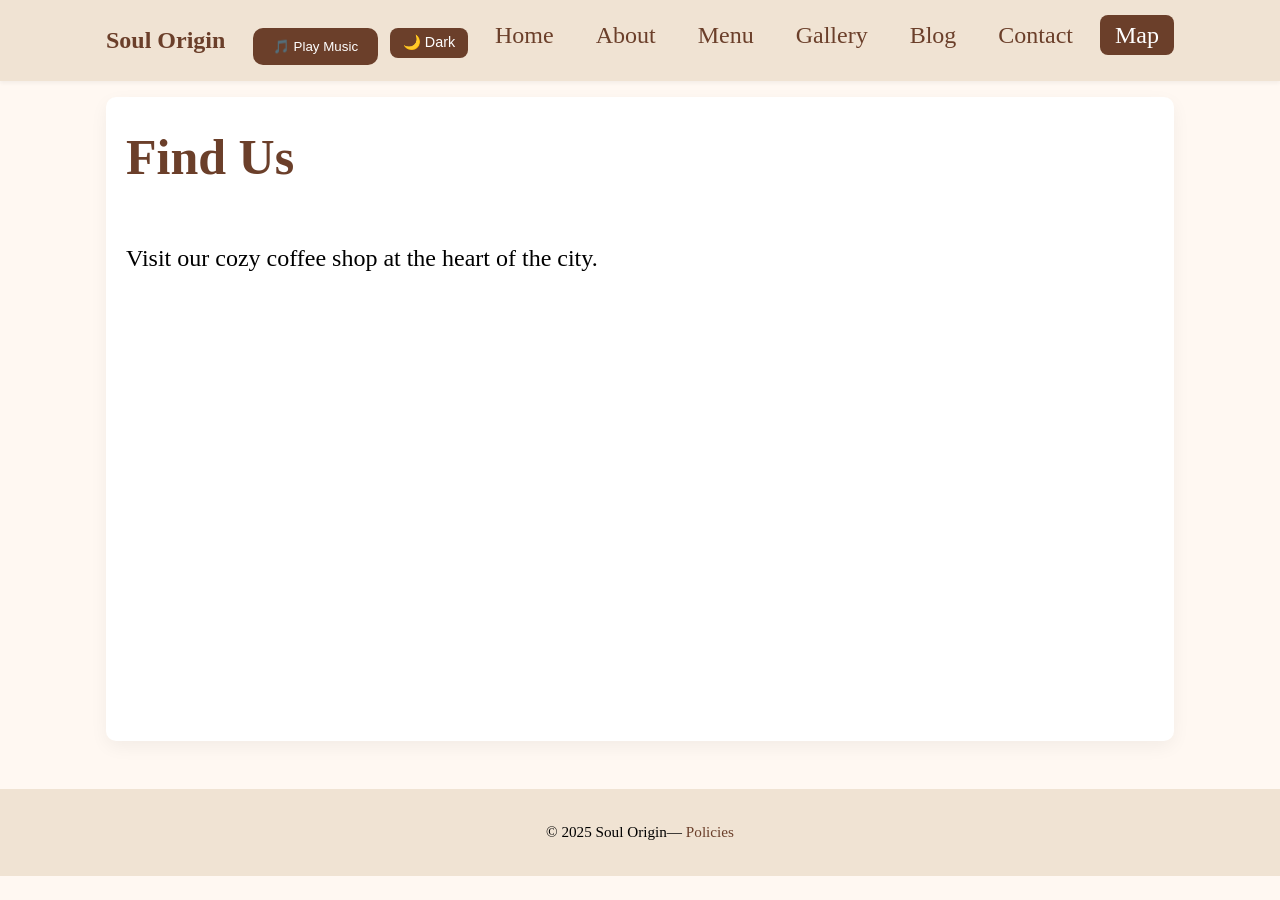
<file: assign/map.html>
<!DOCTYPE html>
<html lang="en">
<head>
  <title>Find Us - Soul Origin</title>
  <link rel="stylesheet" href="asset/style.css"/>
</head>
<body>
  <header class="site-header">
    <div class="top">
      <a href="index.html" class="brand">Soul Origin</a>
      <nav>
        <ul>
          <li><button id="musicBtn">🎵 Play Music</button></li>
          <li><button id="themeToggle">🌙 Dark</button></li>
          <li><a href="index.html">Home</a></li>
          <li><a href="about.html">About</a></li>
          <li><a href="menu.html">Menu</a></li>
          <li><a href="gallery.html">Gallery</a></li>
          <li><a href="blog.html">Blog</a></li>
          <li><a href="contact.html">Contact</a></li>
          <li><a href="map.html" aria-current="page">Map</a></li>
        </ul>
      </nav>
    </div>
  </header>

  <main class="container">
    <section class="card">
      <h1>Find Us</h1>
      <p>Visit our cozy coffee shop at the heart of the city.</p>
      <iframe src="https://www.google.com/maps/embed?pb=!1m18!1m12!1m3!1d1800103.4230150871!2d81.51803195625!3d28.212568299999997!2m3!1f0!2f0!3f0!3m2!1i1024!2i768!4f13.1!3m3!1m2!1s0x3995950681125859%3A0x98bf80537f95f95c!2sSoul%20Origin%20Cafe%20and%20Restaurant!5e0!3m2!1sen!2s!4v1760798288684!5m2!1sen!2s" width="600" height="450" style="border:0;" allowfullscreen="" loading="lazy" referrerpolicy="no-referrer-when-downgrade"></iframe>
    </section>
  </main>

  <footer class="site-footer">
    <p>&copy; 2025 Soul Origin— <a href="policy.html">Policies</a></p>
  </footer>
</body>
<audio id="bgMusic" loop>
    <source src="asset/Dark Souls III OST 1 - Main Theme.mp3" type="audio/mpeg">
    Your browser does not support the audio element.
</audio>
<script>
    const btn = document.getElementById("themeToggle");
    const body = document.body;
    const musicBtn = document.getElementById("musicBtn");
    const music = document.getElementById("bgMusic");
    let playing = false;

  
    if (localStorage.getItem("theme") === "dark") {
      body.classList.add("dark");
      btn.textContent = "☀️ Light";
    }

    btn.onclick = () => {
      body.classList.toggle("dark");
      const isDark = body.classList.contains("dark");
      localStorage.setItem("theme", isDark ? "dark" : "light");
      btn.textContent = isDark ? "☀️ Light" : "🌙 Dark";
    }
    musicBtn.onclick = () => {
      if (!playing) {
    music.play();
    musicBtn.textContent = "⏸️ Pause Music";
      } else {
    music.pause();
    musicBtn.textContent = "🎵 Play Music";
      }
    playing = !playing;
    };
  </script>
</html>
</file>
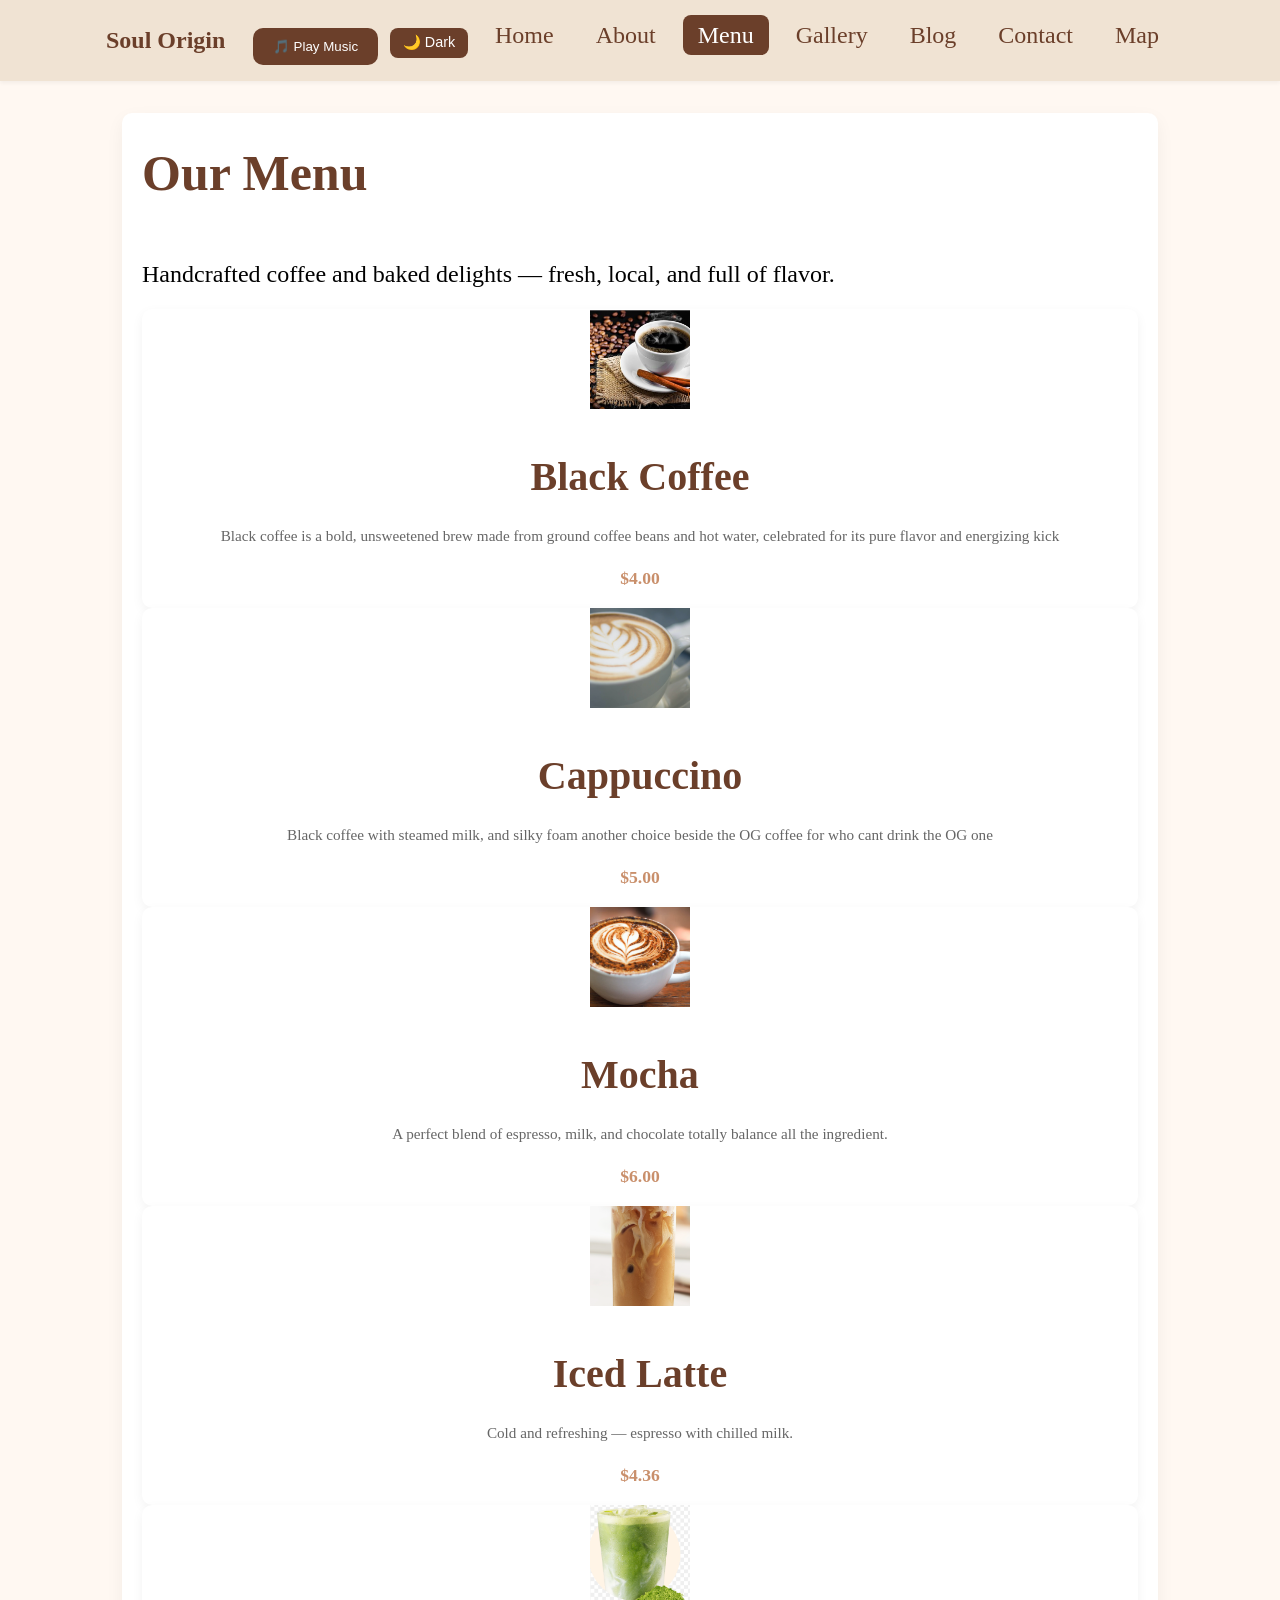
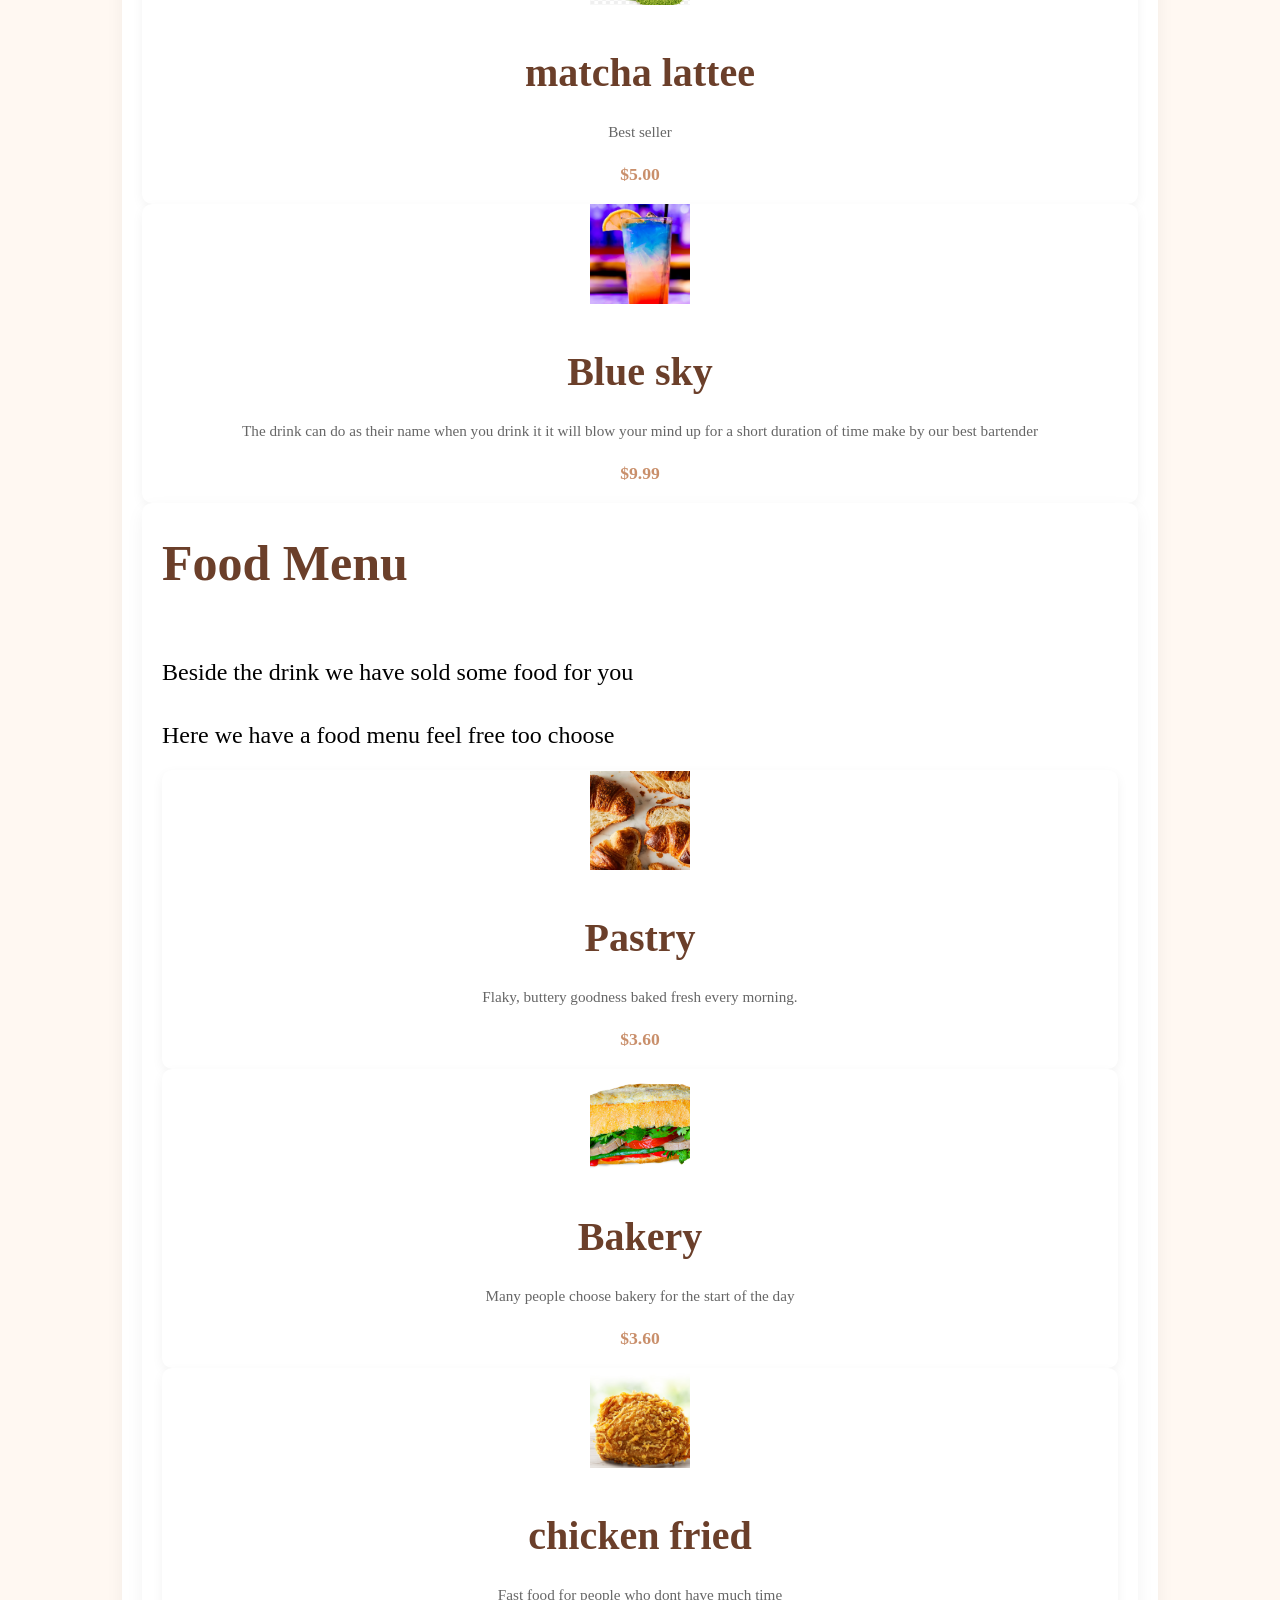
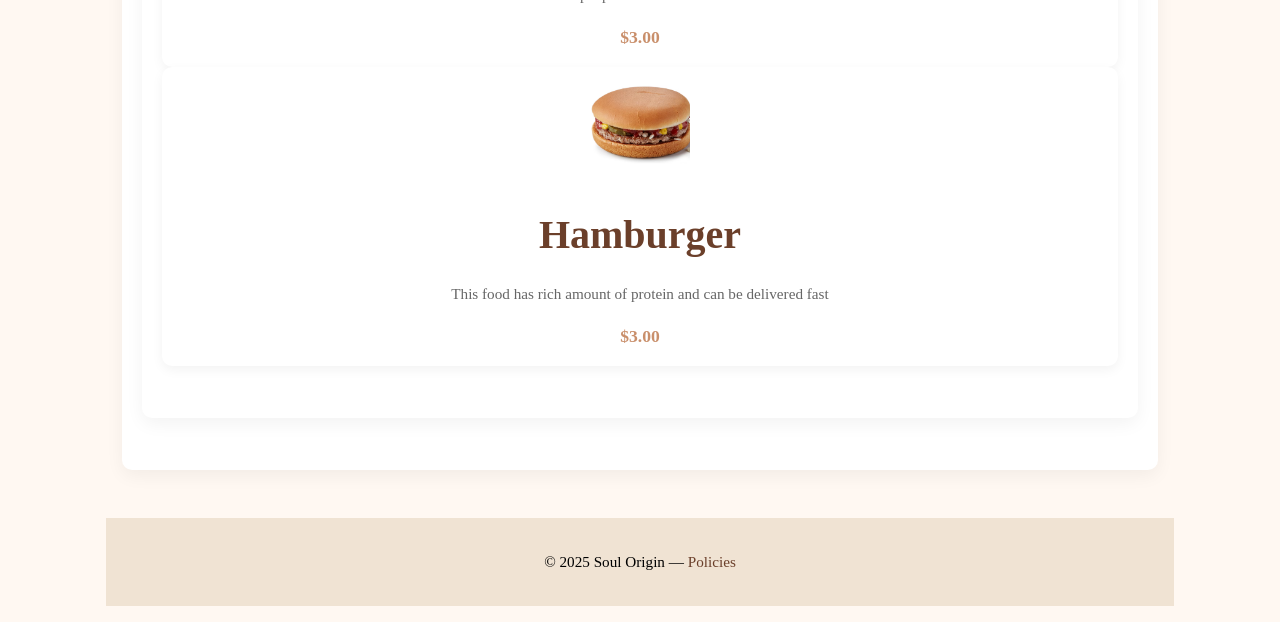
<file: assign/menu.html>
<!DOCTYPE html>
<html lang="en">
<head>
  <title>Menu - Soul Origin</title>
  <link rel="stylesheet" href="asset/style.css"/>
</head>
<body>
  <header class="site-header">
    <div class="top">
      <a href="index.html" class="brand">Soul Origin</a>
      <nav>
        <ul>
          <li><button id="musicBtn">🎵 Play Music</button></li>
          <li><button id="themeToggle">🌙 Dark</button></li>
          <li><a href="index.html">Home</a></li>
          <li><a href="about.html">About</a></li>
          <li><a href="menu.html" aria-current="page">Menu</a></li>
          <li><a href="gallery.html">Gallery</a></li>
          <li><a href="blog.html">Blog</a></li>
          <li><a href="contact.html">Contact</a></li>
          <li><a href="map.html">Map</a></li>
        </ul>
      </nav>
    </div>
  </header>

  <main class="container">
   <main class="container">
    <section class="card">
      <h1>Our Menu</h1>
      <p>Handcrafted coffee and baked delights — fresh, local, and full of flavor.</p>

      <div class="menu-grid">
        <div class="menu-item">
          <img src="asset/blackcoffee.png" alt="black coffee"style="width: 100px;height: 100px;">
          <div class="menu-info">
            <h3>Black Coffee</h3>
            <p>Black coffee is a bold, unsweetened brew made from ground coffee beans and hot water, celebrated for its pure flavor and energizing kick</p>
            <div class="price">$4.00</div>
          </div>
        </div>

        <div class="menu-item">
          <img src="asset/cappuccino.png" alt="Cappuccino" style="width: 100px;height: 100px;">
          <div class="menu-info">
            <h3>Cappuccino</h3>
            <p>Black coffee with steamed milk, and silky foam another choice beside the OG coffee for who cant drink the OG one</p>
            <div class="price">$5.00</div>
          </div>
        </div>

        <div class="menu-item">
          <img src="asset/mocha.png" alt="Mocha" style="width: 100px;height: 100px;">
          <div class="menu-info">
            <h3>Mocha</h3>
            <p>A perfect blend of espresso, milk, and chocolate totally balance all the ingredient.</p>
            <div class="price">$6.00</div>
          </div>
        </div>

        <div class="menu-item">
          <img src="asset/ice latte.png" alt="Iced Latte" style="width: 100px;height: 100px;">
          <div class="menu-info">
            <h3>Iced Latte</h3>
            <p>Cold and refreshing — espresso with chilled milk.</p>
            <div class="price">$4.36</div>
          </div>
        </div>

        <div class="menu-item">
          <img src="asset/matchalate.png" alt="matcha lattee" style="width: 100px;height: 100px;">
          <div class="menu-info">
            <h3>matcha lattee</h3>
            <p>Best seller</p>
            <div class="price">$5.00</div>
          </div>
        </div>

        <div class="menu-item">
          <img src="asset/bluesky.png" alt="Blue sky" style="width: 100px;height: 100px;">
          <div class="menu-info">
            <h3>Blue sky</h3>
            <p>The drink can do as their name when you drink it it will blow your mind up for a short duration of time make by our best bartender</p>
            <div class="price">$9.99</div>
          </div>
        </div>
        <section class="card">
      <h1>Food Menu</h1>
      <p>Beside the drink we have sold some food for you</p>
      <p>Here we have a food menu feel free too choose</p>
      <section>
        <div class="menu-item">
          <img src="asset/pastry.png" alt="Pastry" style="width: 100px;height: 100px;">
          <div class="menu-info">
            <h3>Pastry</h3>
            <p>Flaky, buttery goodness baked fresh every morning.</p>
            <div class="price">$3.60</div>
          </div>
        </div>
        <div class="menu-item">
          <img src="asset/bakery.png" alt="Bakery" style="width: 100px;height: 100px;">
          <div class="menu-info">
            <h3>Bakery</h3>
            <p>Many people choose bakery for the start of the day</p>
            <div class="price">$3.60</div>
          </div>
        </div>
        <div class="menu-item">
          <img src="asset/chickenfried.png" alt="chicken fried" style="width: 100px;height: 100px;">
          <div class="menu-info">
            <h3>chicken fried</h3>
            <p>Fast food for people who dont have much time</p>
            <div class="price">$3.00</div>
          </div>
        </div>
        <div class="menu-item">
          <img src="asset/hamburger.png" alt="hamburger" style="width: 100px;height: 100px;">
          <div class="menu-info">
            <h3>Hamburger</h3>
            <p>This food has rich amount of protein and can be delivered fast</p>
            <div class="price">$3.00</div>
          </div>
        </div>
  </main>

  <footer class="site-footer">
    <p>&copy; 2025 Soul Origin — <a href="policy.html">Policies</a></p>
  </footer>
</body>
  <audio id="bgMusic" loop>
    <source src="asset/Dark Souls III OST 1 - Main Theme.mp3" type="audio/mpeg">
    Your browser does not support the audio element.
  </audio>
<script>
    const btn = document.getElementById("themeToggle");
    const body = document.body;
    const musicBtn = document.getElementById("musicBtn");
    const music = document.getElementById("bgMusic");
    let playing = false;

  
    if (localStorage.getItem("theme") === "dark") {
      body.classList.add("dark");
      btn.textContent = "☀️ Light";
    }

    btn.onclick = () => {
      body.classList.toggle("dark");
      const isDark = body.classList.contains("dark");
      localStorage.setItem("theme", isDark ? "dark" : "light");
      btn.textContent = isDark ? "☀️ Light" : "🌙 Dark";
    }
    musicBtn.onclick = () => {
      if (!playing) {
    music.play();
    musicBtn.textContent = "⏸️ Pause Music";
      } else {
    music.pause();
    musicBtn.textContent = "🎵 Play Music";
      }
    playing = !playing;
    };
  </script>
</html>
</file>
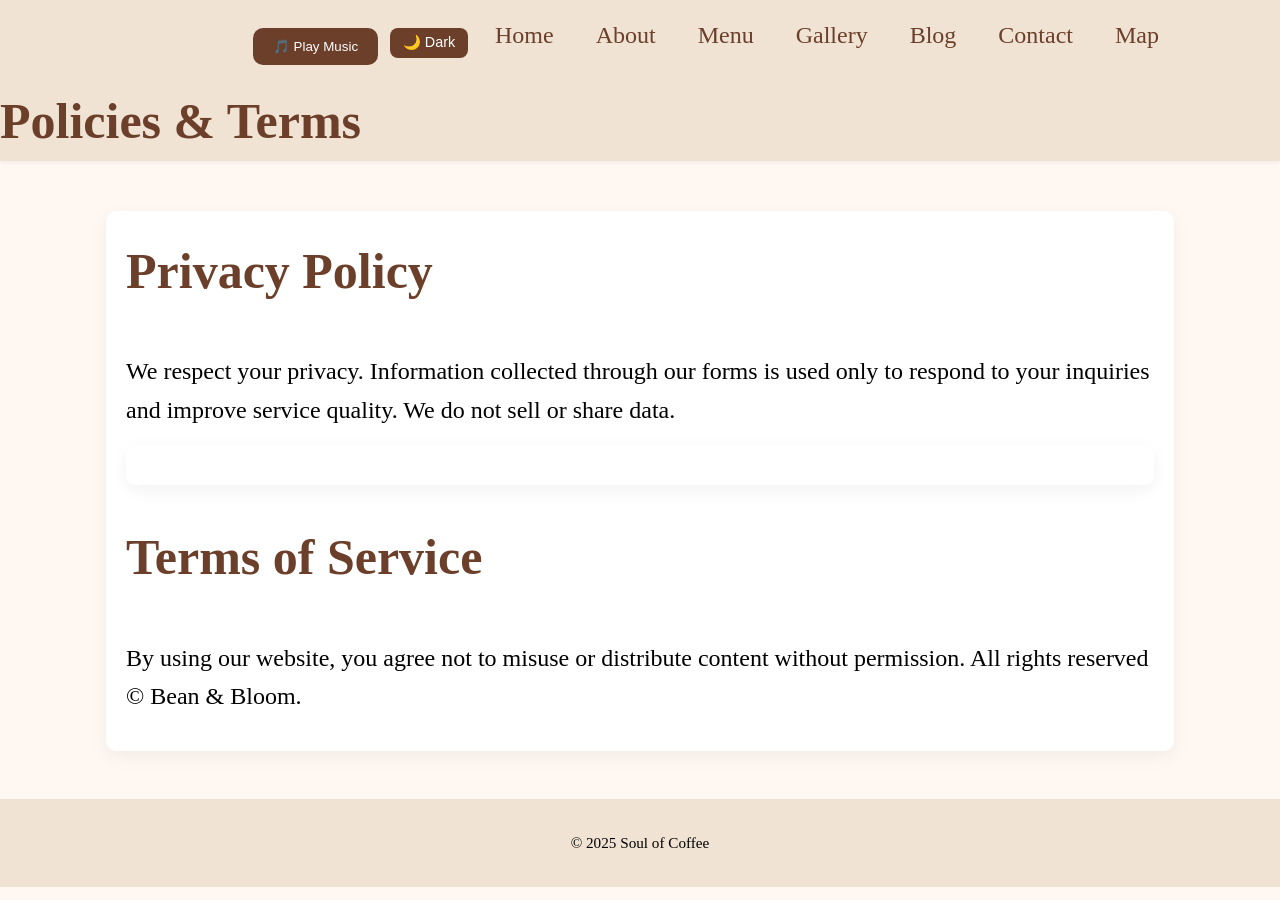
<file: assign/policy.html>
<!doctype html>
<html lang="en">
<head>
  <title>Soul Origin</title>
  <link rel="stylesheet" href="asset/style.css"/>
</head>
<body>
  <header class="site-header">
    <div class="top">
      <a href="index.html" class="brand"></a>
      <nav>
        <ul>
          <li><button id="musicBtn">🎵 Play Music</button></li>
          <li><button id="themeToggle">🌙 Dark</button></li>
          <li><a href="index.html">Home</a></li>
          <li><a href="about.html">About</a></li>
          <li><a href="menu.html">Menu</a></li>
          <li><a href="gallery.html">Gallery</a></li>
          <li><a href="blog.html">Blog</a></li>
          <li><a href="contact.html">Contact</a></li>
          <li><a href="map.html">Map</a></li>
        </ul>
      </nav>
    </div>
  </header>
<body>
<header class="site-header"><h1>Policies & Terms</h1></header>
<main class="container">
<section class ="card">
<h2>Privacy Policy</h2>
<p>We respect your privacy. Information collected through our forms is used only to respond to your inquiries and improve service quality. We do not sell or share data.</p>
<section class="card"></section>
<h2>Terms of Service</h2>
<p>By using our website, you agree not to misuse or distribute content without permission. All rights reserved © Bean & Bloom.</p>
</main>
<footer class="site-footer"><p>&copy; 2025 Soul of Coffee</p></footer>
</body>
  <audio id="bgMusic" loop>
    <source src="asset/Dark Souls III OST 1 - Main Theme.mp3" type="audio/mpeg">
    Your browser does not support the audio element.
  </audio>
<script>
    const btn = document.getElementById("themeToggle");
    const body = document.body;
    const musicBtn = document.getElementById("musicBtn");
    const music = document.getElementById("bgMusic");
    let playing = false;

  
    if (localStorage.getItem("theme") === "dark") {
      body.classList.add("dark");
      btn.textContent = "☀️ Light";
    }

    btn.onclick = () => {
      body.classList.toggle("dark");
      const isDark = body.classList.contains("dark");
      localStorage.setItem("theme", isDark ? "dark" : "light");
      btn.textContent = isDark ? "☀️ Light" : "🌙 Dark";
    }
    musicBtn.onclick = () => {
      if (!playing) {
    music.play();
    musicBtn.textContent = "⏸️ Pause Music";
      } else {
    music.pause();
    musicBtn.textContent = "🎵 Play Music";
      }
    playing = !playing;
    };
  </script>
</html>
</file>
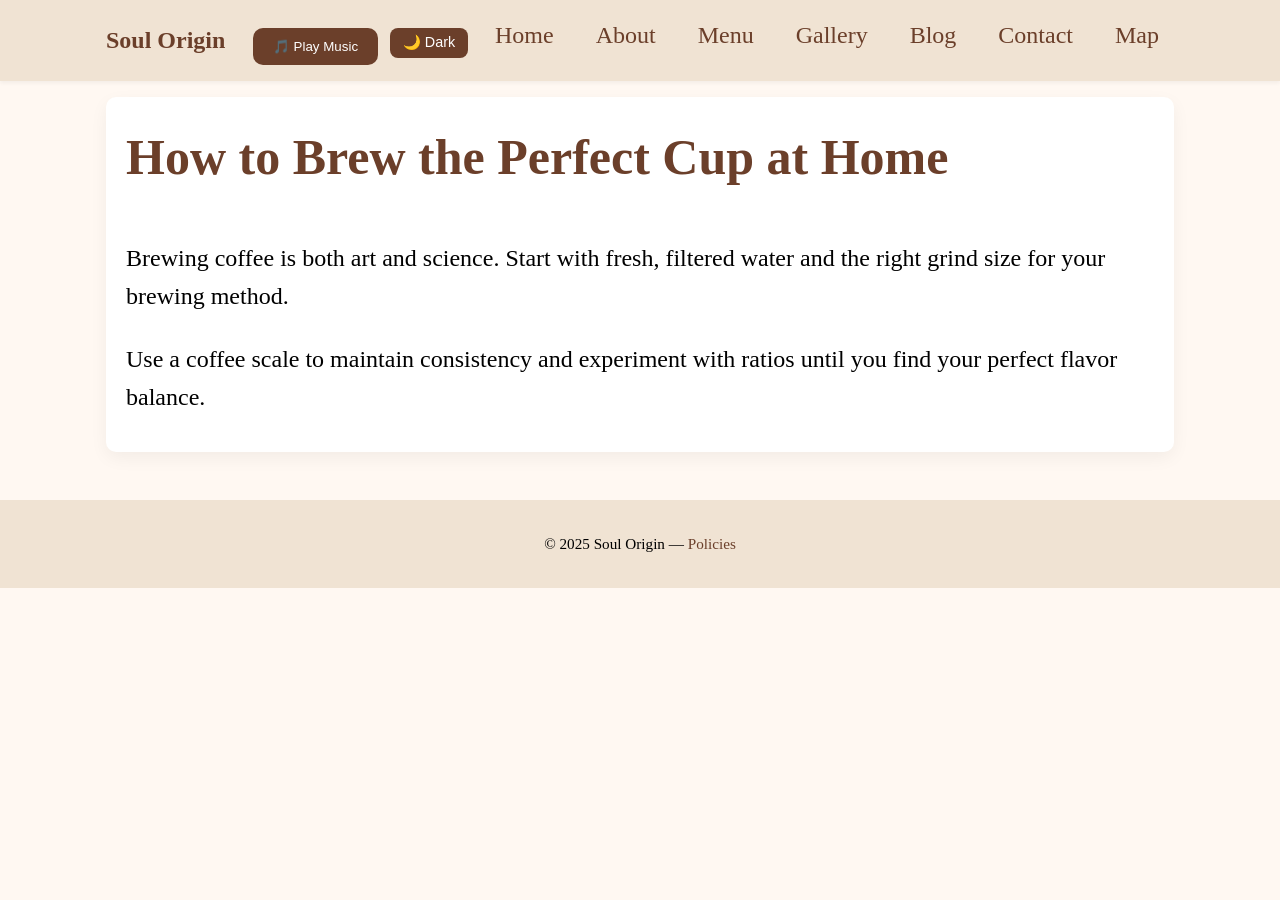
<file: assign/post.html>
<!DOCTYPE html>
<html lang="en">
<head>
  <title>Brew the Perfect Cup - Soul Origin</title>
  <link rel="stylesheet" href="asset/style.css"/>
</head>
<body>
  <header class="site-header">
    <div class="top">
      <a href="index.html" class="brand">Soul Origin</a>
      <nav>
        <ul>
          <li><button id="musicBtn">🎵 Play Music</button></li>
          <li><button id="themeToggle">🌙 Dark</button></li>
          <li><a href="index.html">Home</a></li>
          <li><a href="about.html">About</a></li>
          <li><a href="menu.html">Menu</a></li>
          <li><a href="gallery.html">Gallery</a></li>
          <li><a href="blog.html">Blog</a></li>
          <li><a href="contact.html">Contact</a></li>
          <li><a href="map.html">Map</a></li>
        </ul>
      </nav>
    </div>
  </header>

  <main class="container">
    <section class="card">
      <h1>How to Brew the Perfect Cup at Home</h1>
      <p>Brewing coffee is both art and science. Start with fresh, filtered water and the right grind size for your brewing method.</p>
      <p>Use a coffee scale to maintain consistency and experiment with ratios until you find your perfect flavor balance.</p>
    </section>
  </main>

  <footer class="site-footer">
    <p>&copy; 2025 Soul Origin — <a href="policy.html">Policies</a></p>
  </footer>
</body>
  <audio id="bgMusic" loop>
    <source src="asset/Dark Souls III OST 1 - Main Theme.mp3" type="audio/mpeg">
    Your browser does not support the audio element.
  </audio>
<script>
    const btn = document.getElementById("themeToggle");
    const body = document.body;
    const musicBtn = document.getElementById("musicBtn");
    const music = document.getElementById("bgMusic");
    let playing = false;

  
    if (localStorage.getItem("theme") === "dark") {
      body.classList.add("dark");
      btn.textContent = "☀️ Light";
    }

    btn.onclick = () => {
      body.classList.toggle("dark");
      const isDark = body.classList.contains("dark");
      localStorage.setItem("theme", isDark ? "dark" : "light");
      btn.textContent = isDark ? "☀️ Light" : "🌙 Dark";
    }
    musicBtn.onclick = () => {
      if (!playing) {
    music.play();
    musicBtn.textContent = "⏸️ Pause Music";
      } else {
    music.pause();
    musicBtn.textContent = "🎵 Play Music";
      }
    playing = !playing;
    };
  </script>
</html>
</file>
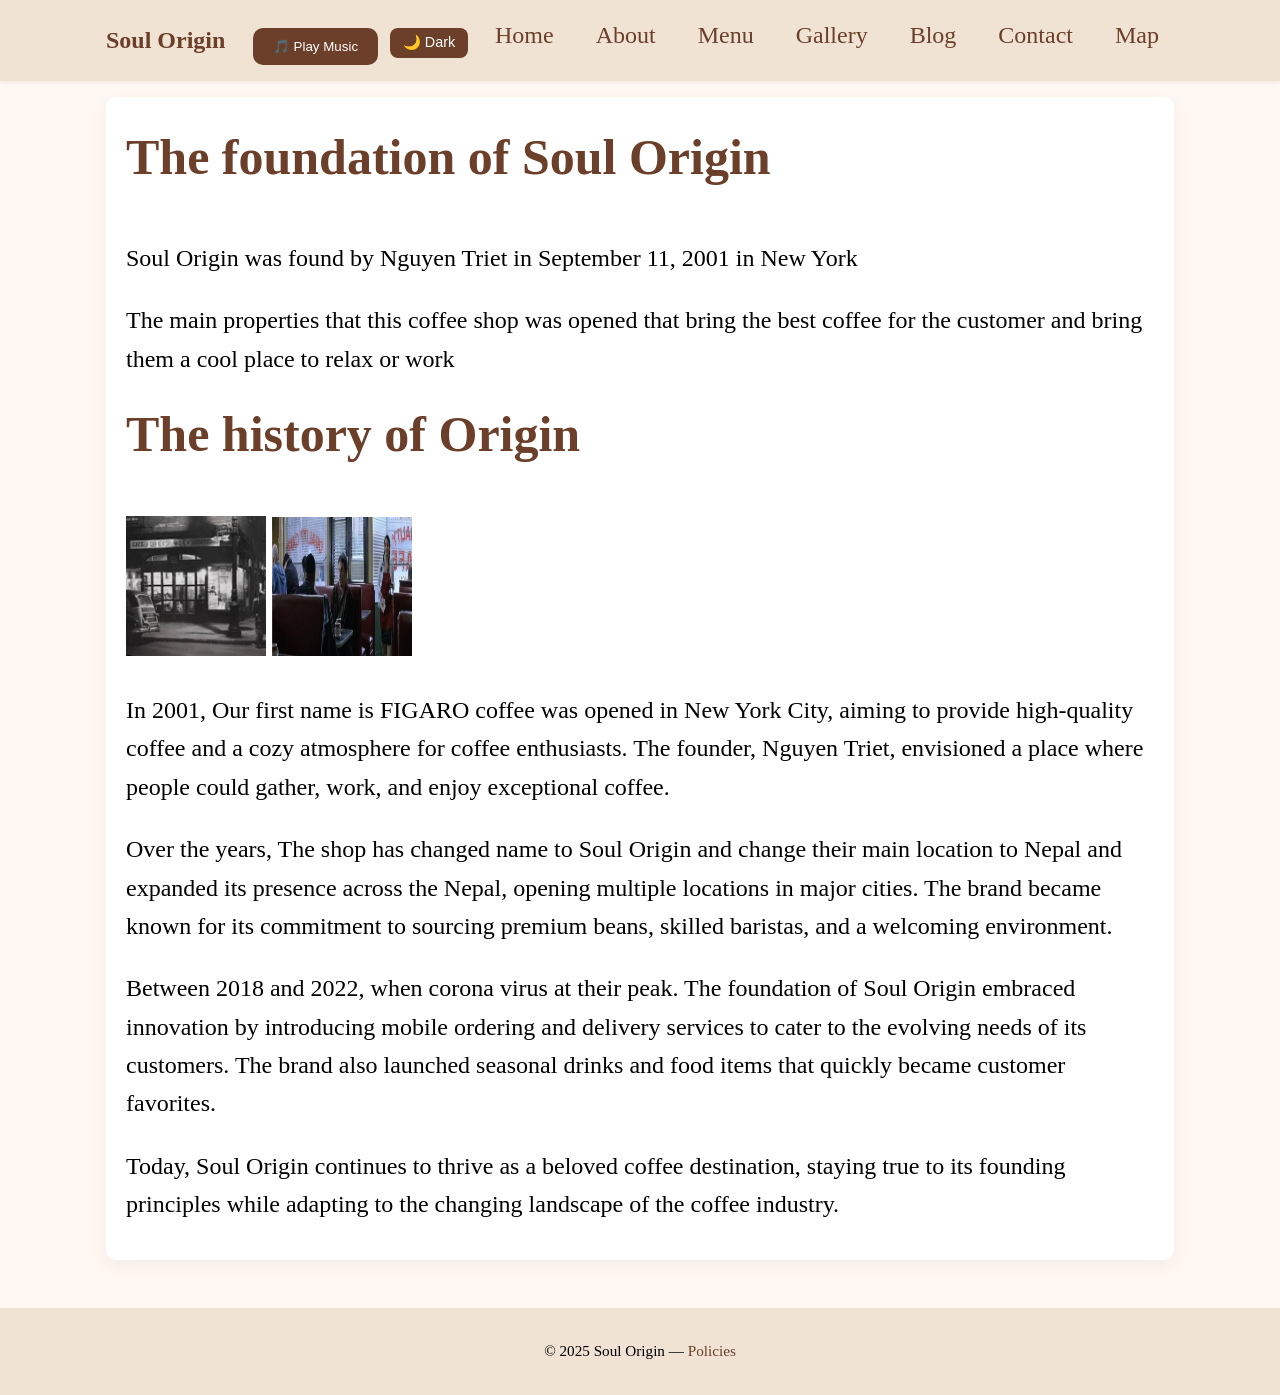
<file: assign/story.html>
<!DOCTYPE html>
<html lang="en">
<head>
  <title>The foundation of Soul Origin</title>
  <link rel="stylesheet" href="asset/style.css"/>
</head>
<body>
  <header class="site-header">
    <div class="top">
      <a href="index.html" class="brand">Soul Origin</a>
      <nav>
        <ul>
          <li><button id="musicBtn">🎵 Play Music</button></li>
          <li><button id="themeToggle">🌙 Dark</button></li>
          <li><a href="index.html">Home</a></li>
          <li><a href="about.html">About</a></li>
          <li><a href="menu.html">Menu</a></li>
          <li><a href="gallery.html">Gallery</a></li>
          <li><a href="blog.html">Blog</a></li>
          <li><a href="contact.html">Contact</a></li>
          <li><a href="map.html">Map</a></li>
        </ul>
      </nav>
    </div>
  </header>

  <main class="container">
    <section class="card">
      <h1>The foundation of Soul Origin</h1>
      <p>Soul Origin was found by Nguyen Triet in September 11, 2001 in New York</p>
      <p>The main properties that this coffee shop was opened that bring the best coffee for the customer and bring them a cool place to relax or work</p>
      <h1>The history of Origin</h1>
    <img src="asset/firstfound.png" alt="Soul of Coffee" style="width: 140px;height:140px;">
    <img src="asset/relax.png" alt="Soul of Coffee" style="width: 140px;height:140px;">
        <p> In 2001, Our first name is FIGARO coffee was opened in New York City, aiming to provide high-quality coffee and a cozy atmosphere for coffee enthusiasts. The founder, Nguyen Triet, envisioned a place where people could gather, work, and enjoy exceptional coffee.</p>
        <p> Over the years, The shop has changed name to Soul Origin and change their main location to Nepal and expanded its presence across the Nepal, opening multiple locations in major cities. The brand became known for its commitment to sourcing premium beans, skilled baristas, and a welcoming environment.</p>
        <p> Between 2018 and 2022, when corona virus at their peak. The foundation of Soul Origin embraced innovation by introducing mobile ordering and delivery services to cater to the evolving needs of its customers. The brand also launched seasonal drinks and food items that quickly became customer favorites.</p>
        <p> Today, Soul Origin continues to thrive as a beloved coffee destination, staying true to its founding principles while adapting to the changing landscape of the coffee industry.</p>
    </section>
  </main>

  <footer class="site-footer">
    <p>&copy; 2025 Soul Origin — <a href="policy.html">Policies</a></p>
  </footer>
</body>
  <audio id="bgMusic" loop>
    <source src="asset/Dark Souls III OST 1 - Main Theme.mp3" type="audio/mpeg">
    Your browser does not support the audio element.
  </audio>
<script>
    const btn = document.getElementById("themeToggle");
    const body = document.body;
    const musicBtn = document.getElementById("musicBtn");
    const music = document.getElementById("bgMusic");
    let playing = false;

  
    if (localStorage.getItem("theme") === "dark") {
      body.classList.add("dark");
      btn.textContent = "☀️ Light";
    }

    btn.onclick = () => {
      body.classList.toggle("dark");
      const isDark = body.classList.contains("dark");
      localStorage.setItem("theme", isDark ? "dark" : "light");
      btn.textContent = isDark ? "☀️ Light" : "🌙 Dark";
    }
    musicBtn.onclick = () => {
      if (!playing) {
    music.play();
    musicBtn.textContent = "⏸️ Pause Music";
      } else {
    music.pause();
    musicBtn.textContent = "🎵 Play Music";
      }
    playing = !playing;
    };
  </script>
</html>
</file>
<file: assign/asset/style.css>
menu-grid {
      display: grid;
      grid-template-columns: repeat(auto-fit, minmax(250px, 1fr));
      gap: 1.5rem;
      margin-top: 1.5rem;
    }
    .menu-item {
      background: var(--card-bg);
      border-radius: var(--radius);
      box-shadow: 0 4px 12px rgba(0,0,0,0.05);
      overflow: hidden;
      text-align: center;
      transition: transform 0.2s ease, box-shadow 0.2s ease;
    }
    .menu-item:hover {
      transform: translateY(-4px);
      box-shadow: 0 6px 18px rgba(0,0,0,0.08);
    }
    .menu-item img {
      width: 100%;
      height: 180px;
      object-fit: cover;
    }
    .menu-info {
      padding: 1rem;
    }
    .menu-info h3 {
      color: var(--accent);
      margin: 0.5rem 0;
    }
    .menu-info p {
      color: var(--muted);
      font-size: 0.95rem;
    }
    .price {
      color: var(--accent-2);
      font-weight: 600;
      font-size: 1.1rem;
      margin-top: 0.5rem;
    }
:root {
  --bg-main: #fff8f2;
  --bg-alt: #f0e3d3;
  --text: #000000;
  --accent: #6b3f2a;
  --accent-2: #c98f6b;
  --muted: #666;
  --card-bg: #fff;
  --max-w: 1100px;
  --radius: 10px;
}
body.dark {
  --bg-main: #1c0e00;
  --bg-alt: #2a2420;
  --text: #f5f2ef;
  --accent: #d7a074;
  --accent-2: #b56e4f;
  --muted: #aaa;
  --card-bg: #2c2724;
}

* {
  box-sizing: border-box;
  scroll-behavior: smooth;
}

body {
  margin: 0;
  font-family: "times new roman", Times, serif;
  color: var(--text);
  background: var(--bg-main);
  line-height: 1.6;
  font-size: 24px;
}

.site-header {
  background: var(--bg-alt);
  box-shadow: 0 2px 4px #0000000d;
  top: 0;
  z-index: 100;
}

.top {
  display: flex;
  align-items: center;
  justify-content: space-between;
  gap: 1rem;
  padding: 1rem 0;
  max-width: var(--max-w);
  margin: 0 auto;
  padding-inline: 1rem;
}

.brand {
  font-weight: 700;
  color: var(--accent);
  text-decoration: none;
  font-size: 1.5rem;
}

nav ul {
  list-style: none;
  display: flex;
  gap: 12px;
  margin: 0;
  padding: 0;
}

nav a {
  color: var(--accent);
  text-decoration: none;
  padding: 7px 15px;
  border-radius: 8px;
}

nav a:hover,
nav a:focus,
nav a[aria-current="page"] {
  background: var(--accent);
  color: #fff;
}


.container {
  max-width: var(--max-w);
  margin: 0 auto;
  padding: 1rem;
}

section {
  margin-bottom: 2rem;
}

.card {
  background: var(--card-bg);
  padding: 1.25rem;
  border-radius: var(--radius);
  box-shadow: 0 6px 18px rgba(0, 0, 0, 0.05);
  transition: transform 0.2s ease;
}

.card:hover {
  transform: translateY(-4px);
}


h1, h2 {
  color: var(--accent);
  margin-top: 0;
  font-size: 50px;
}

p {
  margin-bottom: 1rem;
  color: var(--text);
}

a {
  color: var(--accent-2);
}

a:hover {
  color: var(--accent);
}

.gallery {
  display: grid;
  grid-template-columns: repeat(auto-fit, minmax(250px, 1fr));
  gap: 1rem;
}

.gallery img {
  width: 100%;
  border-radius: var(--radius);
  box-shadow: 0 6px 16px rgba(0, 0, 0, 0.06);
  transition: transform 0.3s ease;
}

.gallery img:hover {
  transform: scale(1.03);
}

/* =========
   Blog Layout
   ========= */
.blog-list article {
  margin-bottom: 1.5rem;
}

.blog-list a {
  font-weight: bold;
  text-decoration: none;
  color: var(--accent);
}

.blog-list a:hover {
  text-decoration: underline;
}

/* =========
   Forms
   ========= */
form {
  background: var(--card-bg);
  padding: 1.5rem;
  border-radius: var(--radius);
  box-shadow: 0 4px 10px rgba(0, 0, 0, 0.05);
}

fieldset {
  border: 2px solid var(--accent-2);
  border-radius: var(--radius);
  padding: 1rem;
  margin-bottom: 1rem;
}

legend {
  color: var(--accent);
  font-weight: bold;
  padding: 0 0.5rem;
}

label {
  display: block;
  margin-top: 0.5rem;
  font-weight: 600;
}

input, select, textarea {
  width: 100%;
  padding: 0.6rem;
  border-radius: var(--radius);
  border: 1px solid #ccc;
  margin-top: 0.25rem;
  font-family: inherit;
}

input:focus, select:focus, textarea:focus {
  outline: 2px solid var(--accent-2);
}

button, input[type="submit"], input[type="reset"] {
  background: var(--accent);
  color: #fff;
  padding: 0.7rem 1.25rem;
  border: none;
  border-radius: var(--radius);
  cursor: pointer;
  margin-top: 0.75rem;
}

button:hover, input[type="submit"]:hover, input[type="reset"]:hover {
  background: var(--accent-2);
}

/* =========
   Map & iframe
   ========= */
iframe {
  width: 100%;
  height: 400px;
  border: none;
  border-radius: var(--radius);
  margin-top: 1rem;
}

/* =========
   Footer
   ========= */
.site-footer {
  background: var(--bg-alt);
  padding: 1rem 0;
  text-align: center;
  color: var(--muted);
  font-size: 0.95rem;
}

.site-footer a {
  color: var(--accent);
  text-decoration: none;
}

.site-footer a:hover {
  text-decoration: underline;
}

/* =========
   Responsive Design
   ========= */
@media (max-width: 768px) {
  nav ul {
    flex-wrap: wrap;
    justify-content: center;
  }

  .top {
    flex-direction: column;
  }

  h1 {
    font-size: 1.75rem;
  }

  .container {
    padding: 0.75rem;
  }

  iframe {
    height: 300px;
  }
}
h3 {
  color: red;
  margin-top: 0;
  font-size: 40px;
}
#themeToggle {
  cursor: pointer;
  border: none;
  background: var(--accent);
  color: #fff;
  padding: 0.4rem 0.8rem;
  border-radius: 8px;
  font-size: 0.9rem;
}
#themeToggle:hover {
  background: var(--accent-2);
}
.music-btn {
  background: var(--accent);
  color: #fff;
  border: none;
  cursor: pointer;
}

.music-btn:hover {
  background: var(--accent-2);
}
</file>
